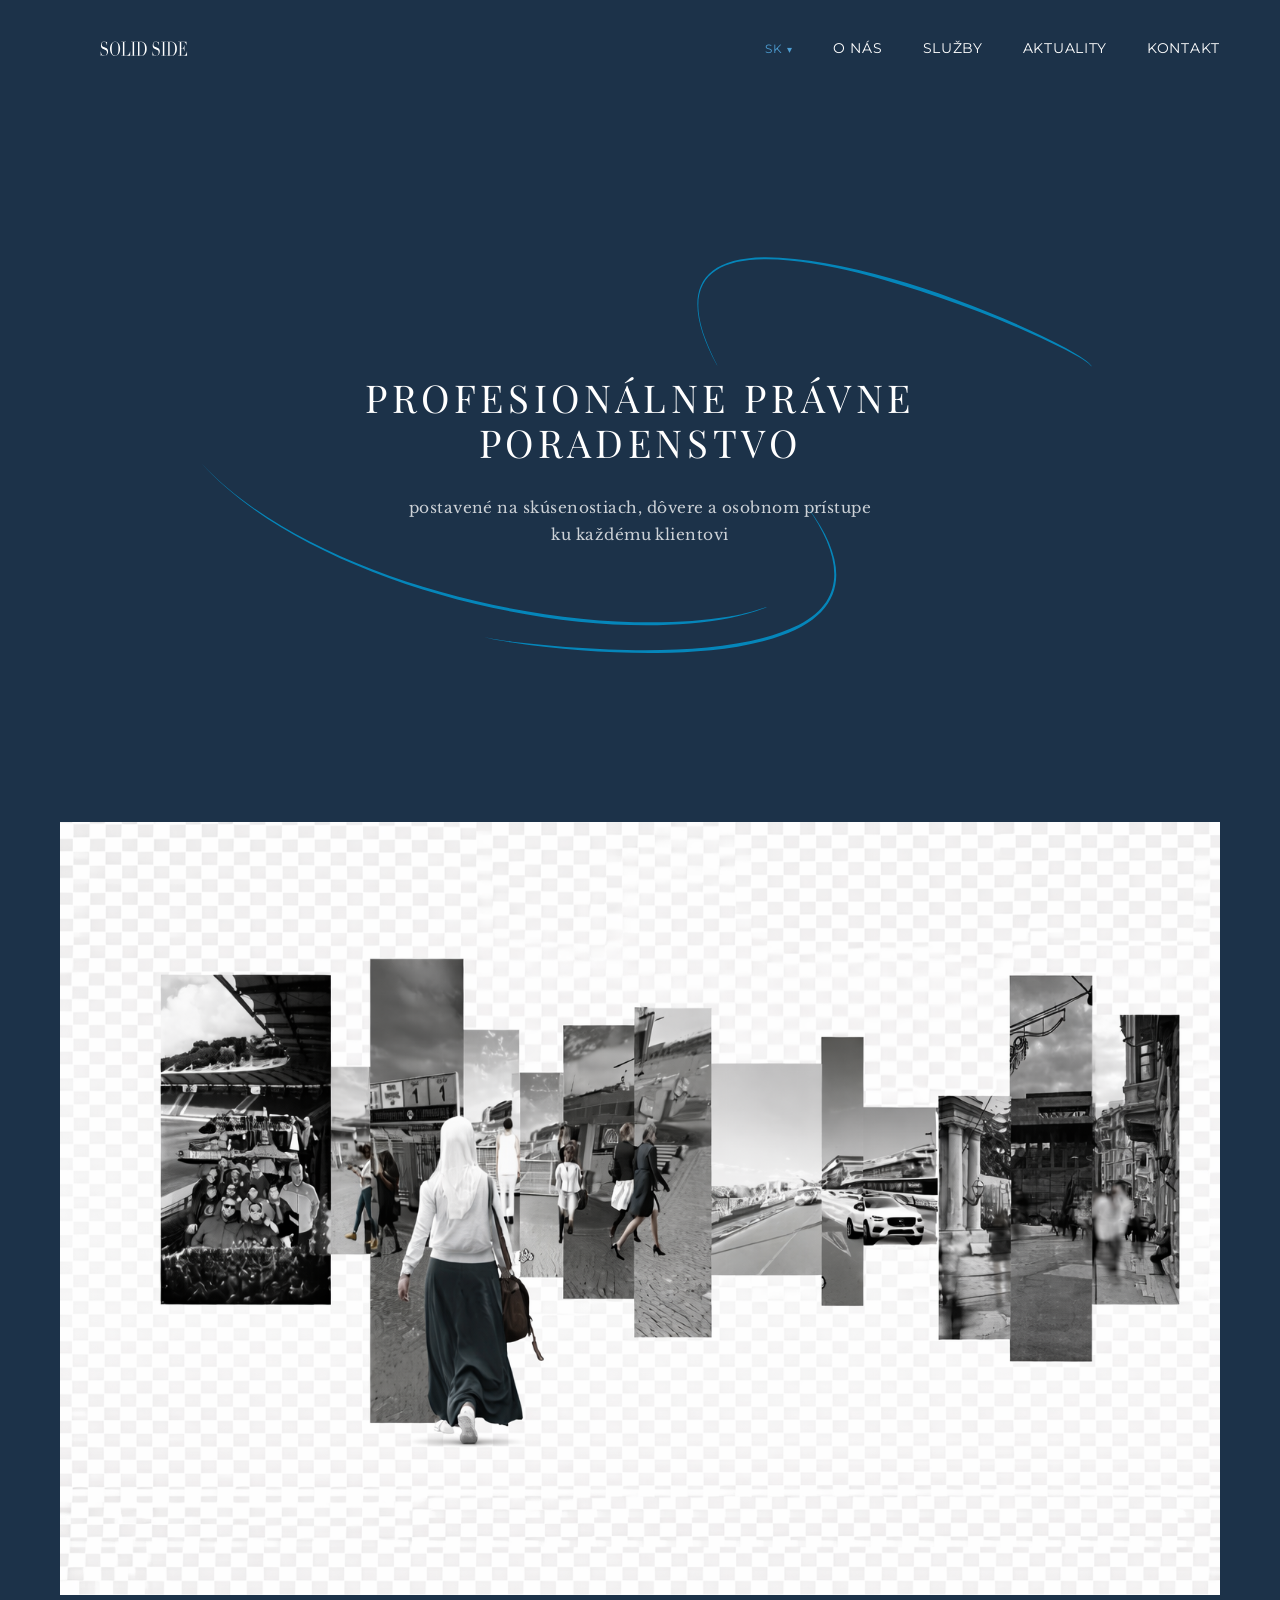
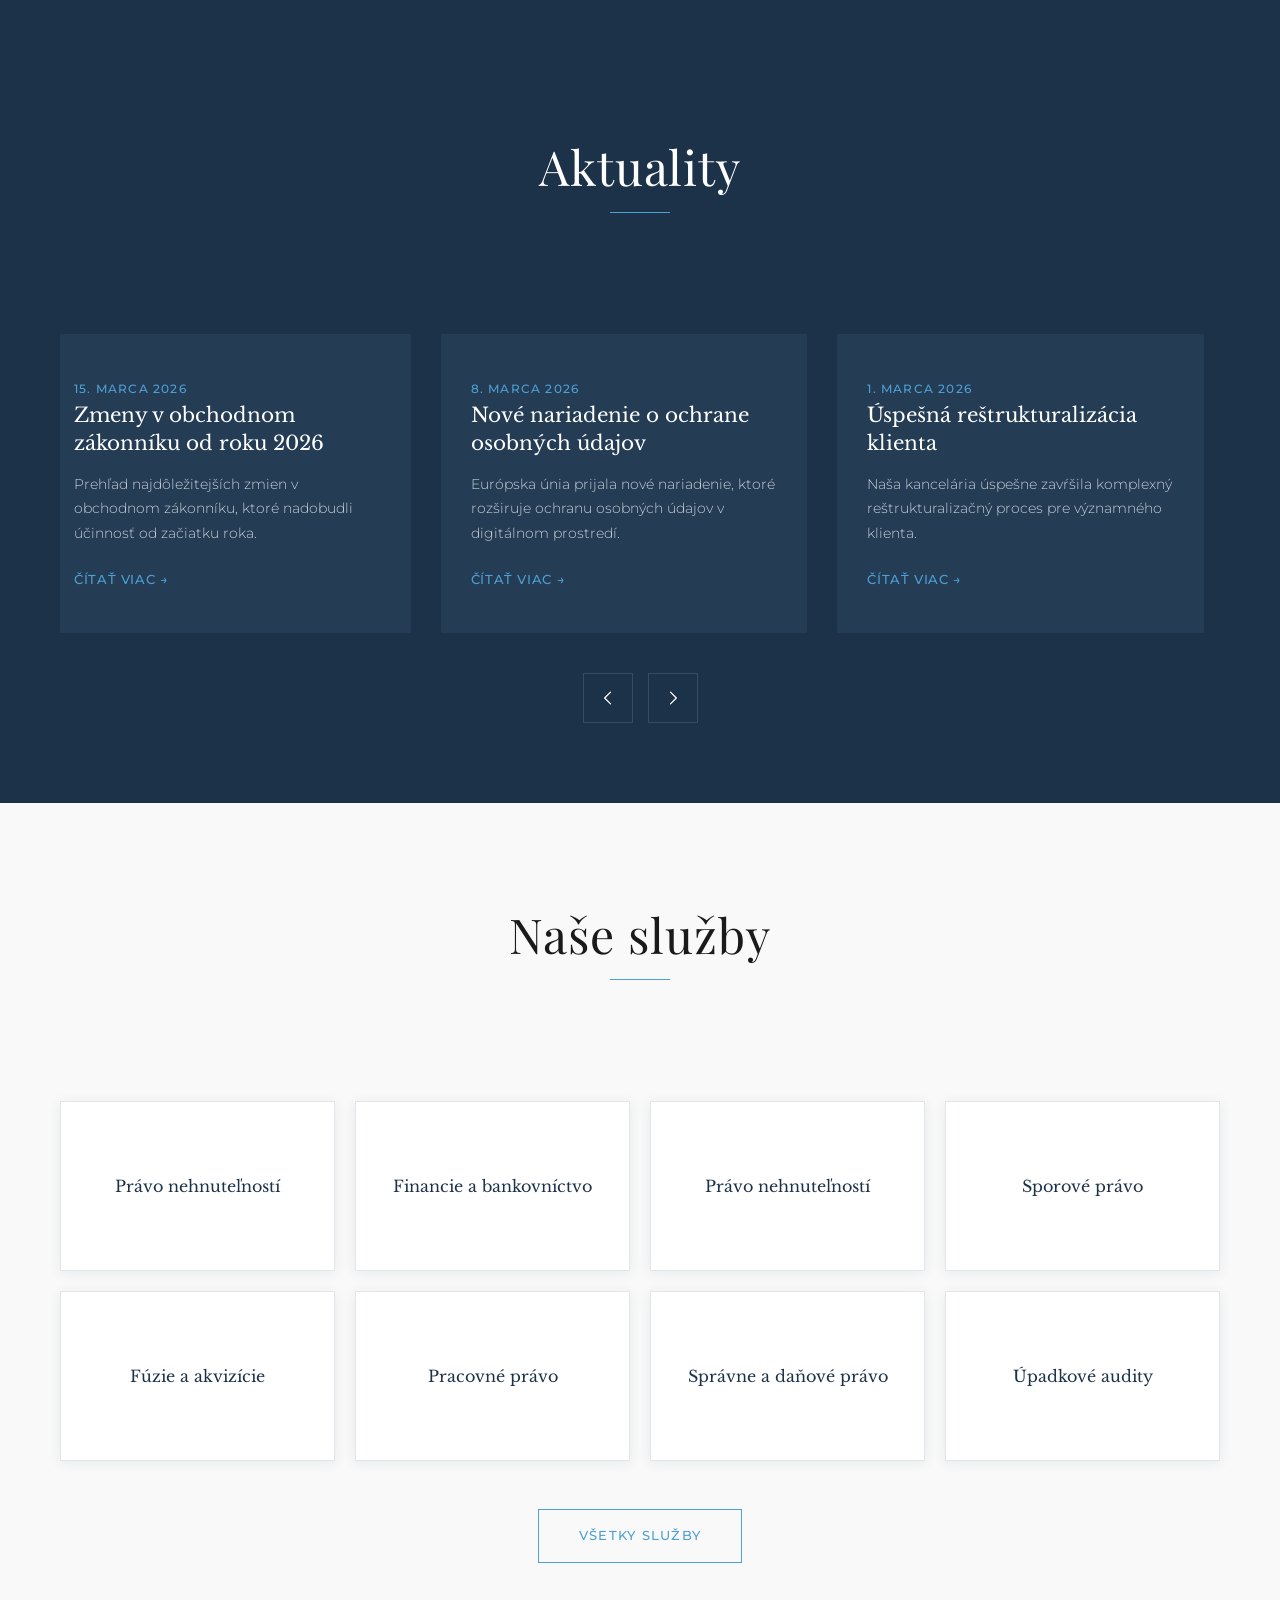
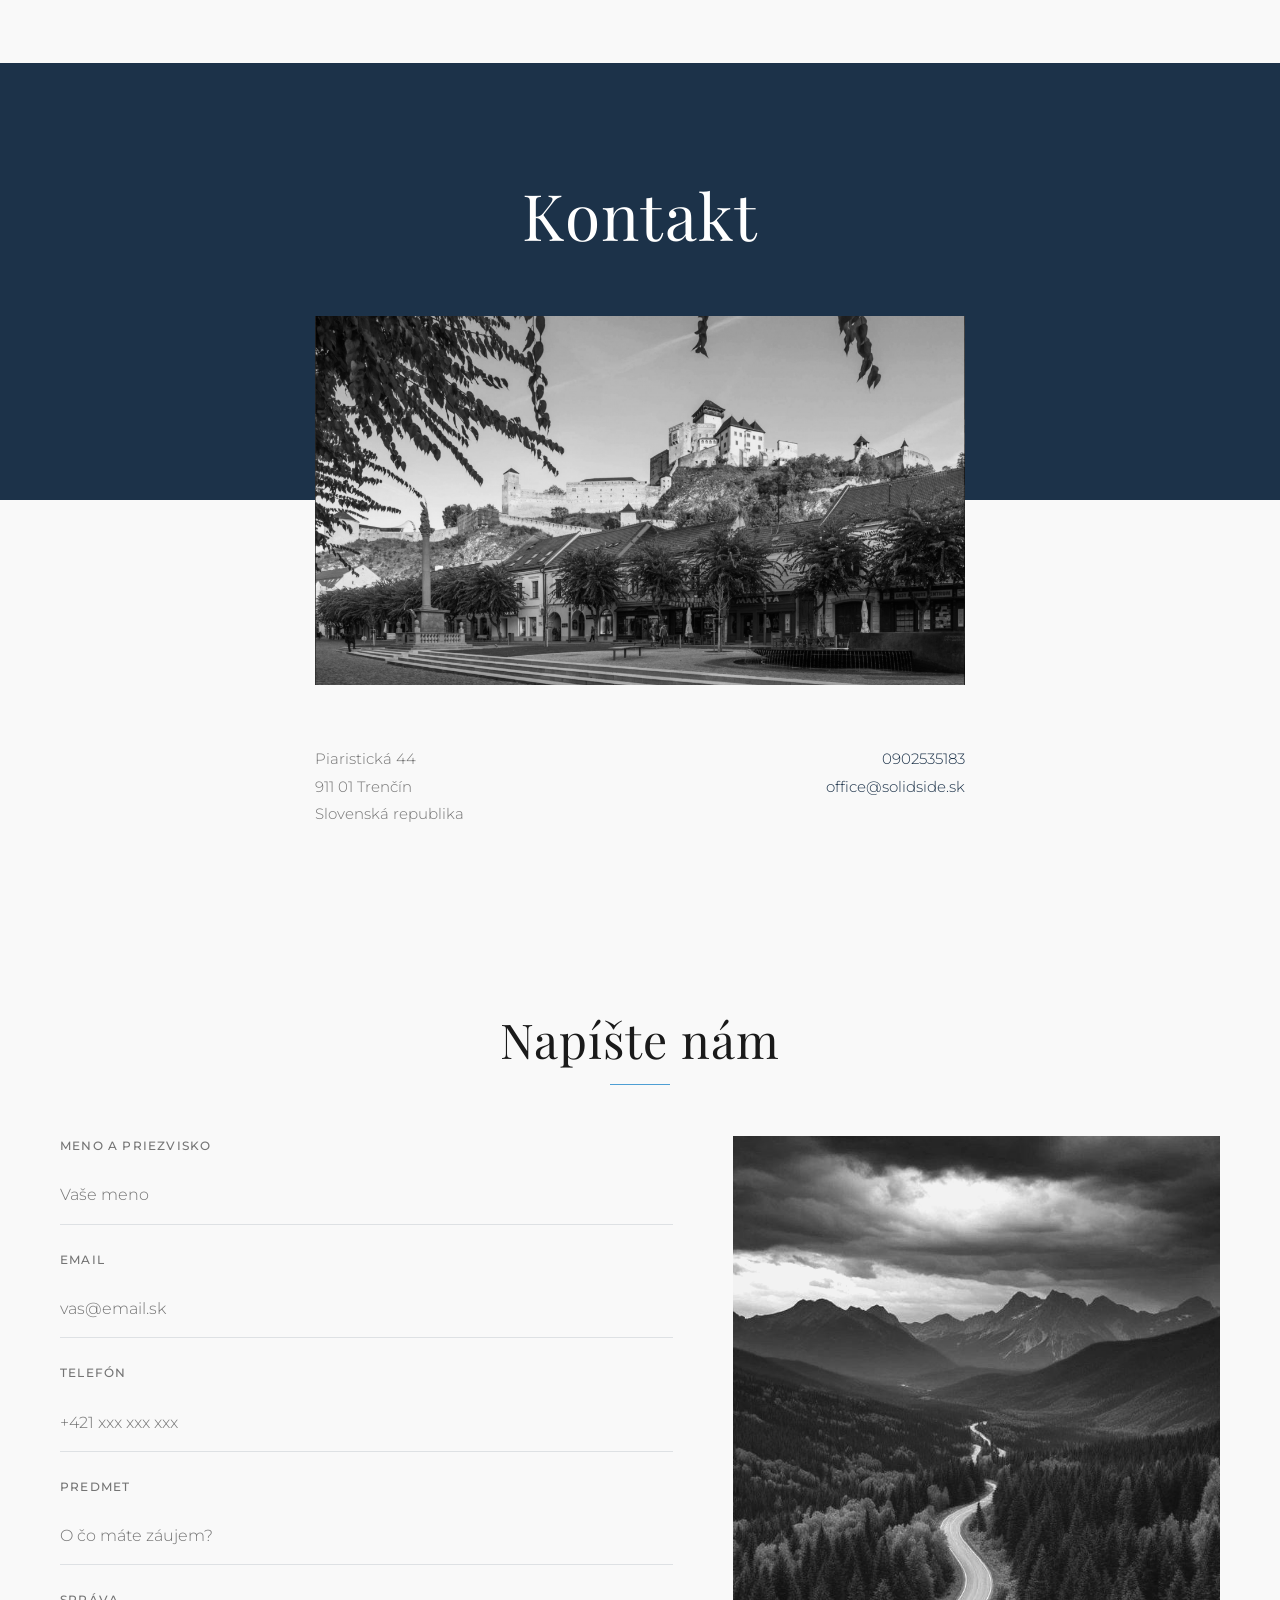
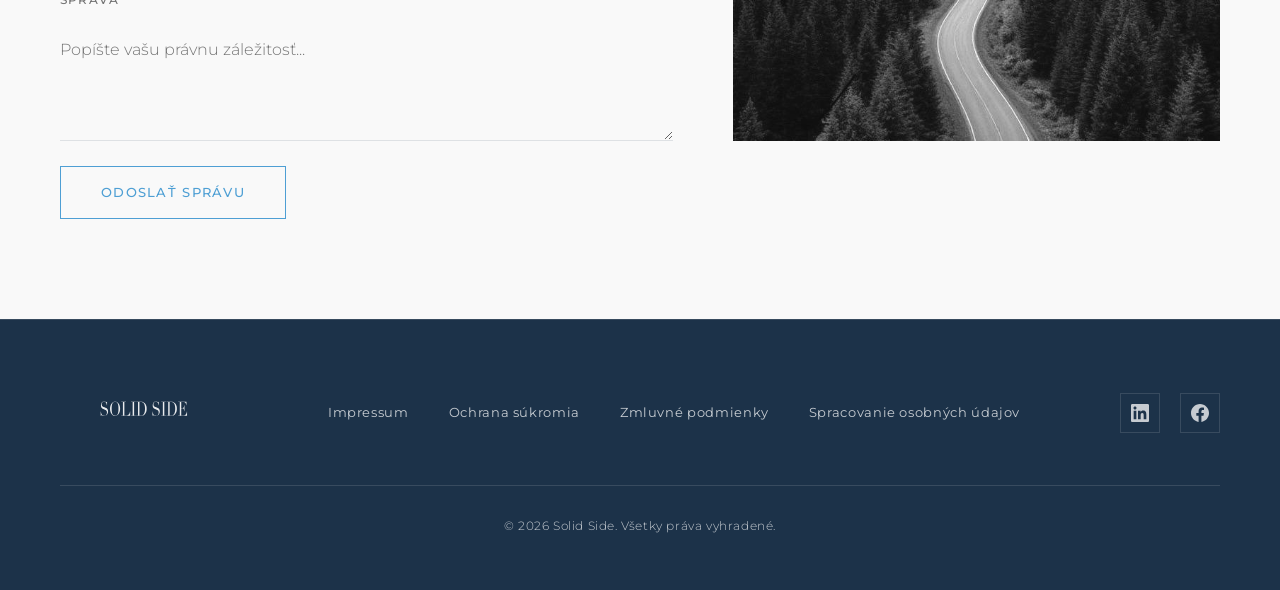
<file: index.html>
<!DOCTYPE html>
<html lang="sk">
<head>
    <meta charset="UTF-8">
    <meta name="viewport" content="width=device-width, initial-scale=1.0">
    <meta name="description" content="Solid Side - Advokátska kancelária. Profesionálne právne služby pre firemných a súkromných klientov." data-i18n-content="index_meta_description">
    <meta name="keywords" content="advokát, právnik, advokátska kancelária, právne služby, Solid Side">
    <title data-i18n="index_title">Solid Side | Advokátska kancelária</title>
    
    <!-- Fonts -->
    <link rel="preconnect" href="https://fonts.googleapis.com">
    <link rel="preconnect" href="https://fonts.gstatic.com" crossorigin>
    <link href="https://fonts.googleapis.com/css2?family=Playfair+Display:wght@400;500;600;700&family=Libre+Baskerville:wght@400;700&family=Montserrat:wght@300;400;500;600&display=swap" rel="stylesheet">
    
    <!-- Styles -->
    <link rel="stylesheet" href="css/styles.css">
    
    <!-- Favicon -->
    <link rel="icon" type="image/svg+xml" href="images/favicon2.svg">
</head>
<body>

    <!-- Intro Screen -->
    <div class="loading-screen" id="loadingScreen">
        <img src="images/logo1.svg" alt="Solid Side" class="loading-logo">
    </div>

    <!-- Header -->
    <header class="header">
        <div class="container">
            <a href="index.html" class="logo">
                <img src="images/Logo2.svg" alt="Solid Side">
            </a>
            
            <button class="menu-toggle" aria-label="Menu" data-i18n-aria-label="common_menu">
                <span></span>
                <span></span>
                <span></span>
            </button>
            
            <nav class="nav">
                <ul class="nav-list">
                    <li class="nav-item language-dropdown">
                        <span class="language-dropdown-toggle">SK <span class="lang-arrow">▾</span></span>
                        <div class="language-dropdown-menu">
                            <a href="#" class="language-option active-lang" data-lang="sk">SK</a>
                            <a href="#" class="language-option" data-lang="en">EN</a>
                            <a href="#" class="language-option" data-lang="cz">CZ</a>
                            <a href="#" class="language-option" data-lang="ua">UA</a>
                        </div>
                    </li>
                    <li><a href="o-nas.html" class="nav-link" data-i18n="common_nav_about">O nás</a></li>
                    <li><a href="sluzby.html" class="nav-link" data-i18n="common_nav_services">Služby</a></li>
                    <li><a href="aktuality.html" class="nav-link" data-i18n="common_nav_news">Aktuality</a></li>
                    <li><a href="kontakt.html" class="nav-link" data-i18n="common_nav_contact">Kontakt</a></li>
                </ul>
            </nav>
        </div>
    </header>

    <!-- Main Content -->
    <main>
        <!-- Hero Section -->
        <section class="hero section--dark home-hero">
            <div class="home-hero__content">
                <h1 class="home-hero__title" data-i18n="index_hero_title">PROFESIONÁLNE PRÁVNE PORADENSTVO</h1>
                <p class="home-hero__subtitle" data-i18n="index_hero_subtitle">postavené na skúsenostiach, dôvere a osobnom prístupe ku každému klientovi</p>
            </div>
        </section>

        <!-- Panorama Section -->
        <section class="panorama-section">
            <div class="panorama-wrapper">
                <img src="images/panorama.png" alt="Panorama" class="panorama-image" data-i18n-alt="common_panorama_alt">
            </div>
        </section>

        <!-- News Slider Section -->
        <section class="news-slider-section">
            <div class="container">
                <div class="section-title">
                    <h2 data-i18n="index_news_section_title">Aktuality</h2>
                </div>
                
                <div class="news-slider-wrapper">
                    <div class="news-slider">
                        <!-- News Card 1 -->
                        <article class="news-card">
                            <span class="news-card-date" data-i18n="date_2026_03_15">15. marca 2026</span>
                            <h3 class="news-card-title" data-i18n="article_business_code_title">Zmeny v obchodnom zákonníku od roku 2026</h3>
                            <p class="news-card-excerpt" data-i18n="article_business_code_excerpt_short">Prehľad najdôležitejších zmien v obchodnom zákonníku, ktoré nadobudli účinnosť od začiatku roka.</p>
                            <a href="aktuality.html" class="news-card-link" data-i18n="common_read_more">Čítať viac →</a>
                        </article>
                        
                        <!-- News Card 2 -->
                        <article class="news-card">
                            <span class="news-card-date" data-i18n="date_2026_03_08">8. marca 2026</span>
                            <h3 class="news-card-title" data-i18n="article_privacy_reg_title">Nové nariadenie o ochrane osobných údajov</h3>
                            <p class="news-card-excerpt" data-i18n="article_privacy_reg_excerpt_short">Európska únia prijala nové nariadenie, ktoré rozširuje ochranu osobných údajov v digitálnom prostredí.</p>
                            <a href="aktuality.html" class="news-card-link" data-i18n="common_read_more">Čítať viac →</a>
                        </article>
                        
                        <!-- News Card 3 -->
                        <article class="news-card">
                            <span class="news-card-date" data-i18n="date_2026_03_01">1. marca 2026</span>
                            <h3 class="news-card-title" data-i18n="article_restructuring_title">Úspešná reštrukturalizácia klienta</h3>
                            <p class="news-card-excerpt" data-i18n="article_restructuring_excerpt_short">Naša kancelária úspešne zavŕšila komplexný reštrukturalizačný proces pre významného klienta.</p>
                            <a href="aktuality.html" class="news-card-link" data-i18n="common_read_more">Čítať viac →</a>
                        </article>
                        
                        <!-- News Card 4 -->
                        <article class="news-card">
                            <span class="news-card-date" data-i18n="date_2026_02_22">22. februára 2026</span>
                            <h3 class="news-card-title" data-i18n="index_news_4_title">Konferencia o firemnom práve</h3>
                            <p class="news-card-excerpt" data-i18n="index_news_4_excerpt">Zúčastnili sme sa medzinárodnej konferencie zameranej na aktuálne trendy v korporátnom práve.</p>
                            <a href="aktuality.html" class="news-card-link" data-i18n="common_read_more">Čítať viac →</a>
                        </article>
                        
                        <!-- News Card 5 -->
                        <article class="news-card">
                            <span class="news-card-date" data-i18n="date_2026_02_15">15. februára 2026</span>
                            <h3 class="news-card-title" data-i18n="index_news_5_title">Rozšírenie právnych služieb</h3>
                            <p class="news-card-excerpt" data-i18n="index_news_5_excerpt">S potešením oznamujeme rozšírenie našich služieb o špecializované poradenstvo v oblasti IT práva.</p>
                            <a href="aktuality.html" class="news-card-link" data-i18n="common_read_more">Čítať viac →</a>
                        </article>
                    </div>
                </div>
                
                <div class="slider-controls">
                    <button class="slider-btn slider-prev" aria-label="Predchádzajúci" data-i18n-aria-label="common_slider_prev">
                        <svg xmlns="http://www.w3.org/2000/svg" fill="none" viewBox="0 0 24 24" stroke="currentColor">
                            <path stroke-linecap="round" stroke-linejoin="round" stroke-width="1.5" d="M15 19l-7-7 7-7" />
                        </svg>
                    </button>
                    <button class="slider-btn slider-next" aria-label="Nasledujúci" data-i18n-aria-label="common_slider_next">
                        <svg xmlns="http://www.w3.org/2000/svg" fill="none" viewBox="0 0 24 24" stroke="currentColor">
                            <path stroke-linecap="round" stroke-linejoin="round" stroke-width="1.5" d="M9 5l7 7-7 7" />
                        </svg>
                    </button>
                </div>
            </div>
        </section>

        <!-- Services Section -->
        <section class="services-section">
            <div class="container">
                <div class="section-title">
                    <h2 data-i18n="index_services_title">Naše služby</h2>
                </div>
                
                <div class="services-grid-home">
                    <!-- Row 1 -->
                    <div class="service-card-home">
                        <h4 data-i18n="service_real_estate">Právo nehnuteľností</h4>
                    </div>
                    <div class="service-card-home">
                        <h4 data-i18n="service_finance_banking">Financie a bankovníctvo</h4>
                    </div>
                    <div class="service-card-home">
                        <h4 data-i18n="service_real_estate">Právo nehnuteľností</h4>
                    </div>
                    <div class="service-card-home">
                        <h4 data-i18n="service_litigation">Sporové právo</h4>
                    </div>
                    
                    <!-- Row 2 -->
                    <div class="service-card-home">
                        <h4 data-i18n="service_ma">Fúzie a akvizície</h4>
                    </div>
                    <div class="service-card-home">
                        <h4 data-i18n="service_employment">Pracovné právo</h4>
                    </div>
                    <div class="service-card-home">
                        <h4 data-i18n="service_admin_tax">Správne a daňové právo</h4>
                    </div>
                    <div class="service-card-home">
                        <h4 data-i18n="service_insolvency_audits">Úpadkové audity</h4>
                    </div>
                </div>
                
                <div class="text-center mt-3">
                    <a href="sluzby.html" class="btn btn-outline" data-i18n="index_all_services">Všetky služby</a>
                </div>
            </div>
        </section>

        <!-- Contact Hero -->
        <section class="contact-hero contact-hero--simple">
            <div class="container">
                <div class="contact-hero-content contact-hero-content--static">
                    <h1 data-i18n="common_contact_heading">Kontakt</h1>
                </div>
            </div>
        </section>
        
        <!-- Contact Image -->
        <section class="contact-image-section">
            <div class="contact-image-wrapper">
                <img src="images/trencin.jpeg" alt="Trenčín" class="contact-image" data-i18n-alt="common_city_alt">
            </div>
        </section>

        <!-- Contact Info Section -->
        <section class="contact-info-section">
            <div class="contact-info-container">
                <div class="contact-info">
                    <div class="contact-left">
                        <p data-i18n="common_address_index_html" data-i18n-html>
                            Piaristická 44<br>
                            911 01 Trenčín<br>
                            Slovenská republika
                        </p>
                    </div>
                    
                    <div class="contact-right">
                        <p>
                            <a href="tel:0902535183">0902535183</a><br>
                            <a href="mailto:office@solidside.sk">office@solidside.sk</a>
                        </p>
                    </div>
                </div>
            </div>
        </section>

        <!-- Contact Form Section -->
        <section class="contact-form-section contact-form-section--light">
            <div class="container">
                <div class="section-title" style="margin-bottom: 50px;">
                    <h2 data-i18n="common_contact_write_us">Napíšte nám</h2>
                </div>
                
                <form class="contact-form" action="https://formsubmit.co/office@solidside.sk" method="POST" data-form-endpoint="https://formsubmit.co/ajax/office@solidside.sk">
                    <input type="hidden" name="_subject" value="Nova sprava zo stranky Solid Side">
                    <input type="hidden" name="_captcha" value="false">
                    <input type="hidden" name="_template" value="table">
                    <div class="contact-form-row">
                        <div class="contact-form-fields">
                            <div class="form-group">
                                <label for="name" data-i18n="common_form_name_label">Meno a priezvisko</label>
                                <input type="text" id="name" name="name" placeholder="Vaše meno" data-i18n-placeholder="common_form_name_placeholder" required>
                            </div>
                            
                            <div class="form-group">
                                <label for="email" data-i18n="common_form_email_label">Email</label>
                                <input type="email" id="email" name="email" placeholder="vas@email.sk" data-i18n-placeholder="common_form_email_placeholder" required>
                            </div>
                            
                            <div class="form-group">
                                <label for="phone" data-i18n="common_form_phone_label">Telefón</label>
                                <input type="tel" id="phone" name="phone" placeholder="+421 xxx xxx xxx" data-i18n-placeholder="common_form_phone_placeholder">
                            </div>
                            
                            <div class="form-group">
                                <label for="subject" data-i18n="common_form_subject_label">Predmet</label>
                                <input type="text" id="subject" name="subject" placeholder="O čo máte záujem?" data-i18n-placeholder="common_form_subject_placeholder">
                            </div>
                            
                            <div class="form-group">
                                <label for="message" data-i18n="common_form_message_label">Správa</label>
                                <textarea id="message" name="message" placeholder="Popíšte vašu právnu záležitosť..." data-i18n-placeholder="common_form_message_placeholder" required></textarea>
                            </div>
                        </div>
                        
                        <div class="contact-form-image-wrapper">
                            <img src="images/formularfoto.jpeg" alt="Kontakt" class="contact-form-image image-contact" data-i18n-alt="common_contact_image_alt">
                        </div>
                    </div>
                    
                    <button type="submit" class="btn-submit" data-i18n="common_form_submit">Odoslať správu</button>
                </form>
            </div>
        </section>
    </main>

    <!-- Footer -->
    <footer class="footer">
        <div class="container">
            <div class="footer-content">
                <a href="index.html" class="footer-logo">
                    <img src="images/Logo2.svg" alt="Solid Side">
                </a>
                
                <div class="footer-links">
                    <a href="impressum.html" class="footer-link" data-i18n="common_footer_impressum">Impressum</a>
                    <a href="https://policies.google.com/privacy?hl=sk" class="footer-link" target="_blank" rel="noopener noreferrer" data-i18n="common_footer_privacy">Ochrana súkromia</a>
                    <a href="https://policies.google.com/terms?hl=sk" class="footer-link" target="_blank" rel="noopener noreferrer" data-i18n="common_footer_terms">Zmluvné podmienky</a>
                    <a href="#" class="footer-link" data-i18n="common_footer_processing">Spracovanie osobných údajov</a>
                </div>
                
                <div class="footer-social">
                    <a href="https://www.linkedin.com" target="_blank" rel="noopener noreferrer" class="social-link" aria-label="LinkedIn">
                        <svg xmlns="http://www.w3.org/2000/svg" fill="currentColor" viewBox="0 0 24 24">
                            <path d="M20.447 20.452h-3.554v-5.569c0-1.328-.027-3.037-1.852-3.037-1.853 0-2.136 1.445-2.136 2.939v5.667H9.351V9h3.414v1.561h.046c.477-.9 1.637-1.85 3.37-1.85 3.601 0 4.267 2.37 4.267 5.455v6.286zM5.337 7.433c-1.144 0-2.063-.926-2.063-2.065 0-1.138.92-2.063 2.063-2.063 1.14 0 2.064.925 2.064 2.063 0 1.139-.925 2.065-2.064 2.065zm1.782 13.019H3.555V9h3.564v11.452zM22.225 0H1.771C.792 0 0 .774 0 1.729v20.542C0 23.227.792 24 1.771 24h20.451C23.2 24 24 23.227 24 22.271V1.729C24 .774 23.2 0 22.222 0h.003z"/>
                        </svg>
                    </a>
                    <a href="https://www.facebook.com" target="_blank" rel="noopener noreferrer" class="social-link" aria-label="Facebook">
                        <svg xmlns="http://www.w3.org/2000/svg" fill="currentColor" viewBox="0 0 24 24">
                            <path d="M24 12.073c0-6.627-5.373-12-12-12s-12 5.373-12 12c0 5.99 4.388 10.954 10.125 11.854v-8.385H7.078v-3.47h3.047V9.43c0-3.007 1.792-4.669 4.533-4.669 1.312 0 2.686.235 2.686.235v2.953H15.83c-1.491 0-1.956.925-1.956 1.874v2.25h3.328l-.532 3.47h-2.796v8.385C19.612 23.027 24 18.062 24 12.073z"/>
                        </svg>
                    </a>
                </div>
            </div>
            
            <div class="footer-bottom">
                <p class="footer-copyright" data-i18n="common_footer_copyright">© 2026 Solid Side. Všetky práva vyhradené.</p>
            </div>
        </div>
    </footer>

    <!-- Scripts -->
    <script src="js/translations.js"></script>
    <script src="js/main.js"></script>
</body>
</html>
</file>
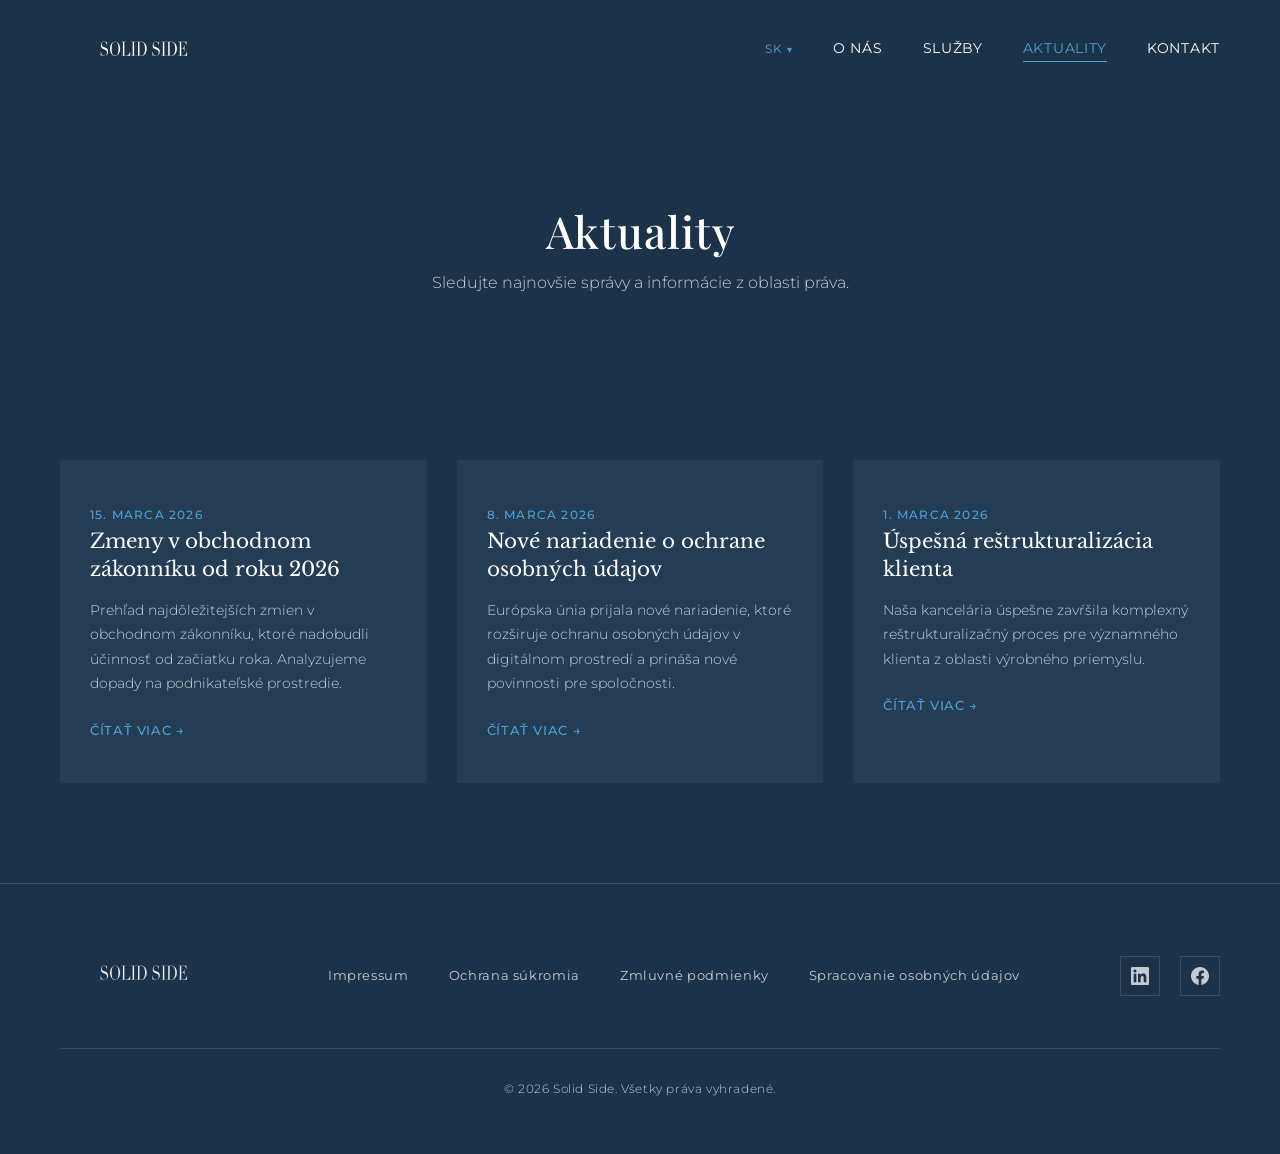
<file: aktuality.html>
<!DOCTYPE html>
<html lang="sk">
<head>
    <meta charset="UTF-8">
    <meta name="viewport" content="width=device-width, initial-scale=1.0">
    <meta name="description" content="Aktuality a novinky z advokátskej kancelárie Solid Side. Sledujte najnovšie informácie z oblasti práva." data-i18n-content="news_meta_description">
    <meta name="keywords" content="aktuality, novinky, právo, legislatíva, advokát, Solid Side">
    <title data-i18n="news_title">Aktuality | Solid Side</title>
    
    <!-- Fonts -->
    <link rel="preconnect" href="https://fonts.googleapis.com">
    <link rel="preconnect" href="https://fonts.gstatic.com" crossorigin>
    <link href="https://fonts.googleapis.com/css2?family=Playfair+Display:wght@400;500;600;700&family=Libre+Baskerville:wght@400;700&family=Montserrat:wght@300;400;500;600&display=swap" rel="stylesheet">
    
    <!-- Styles -->
    <link rel="stylesheet" href="css/styles.css">
    
    <!-- Favicon -->
    <link rel="icon" type="image/svg+xml" href="images/favicon2.svg">
</head>
<body>
    <!-- Header -->
    <header class="header">
        <div class="container">
            <a href="index.html" class="logo">
                <img src="images/Logo2.svg" alt="Solid Side">
            </a>
            
            <button class="menu-toggle" aria-label="Menu" data-i18n-aria-label="common_menu">
                <span></span>
                <span></span>
                <span></span>
            </button>
            
            <nav class="nav">
                <ul class="nav-list">
                    <li class="nav-item language-dropdown">
                        <span class="language-dropdown-toggle">SK <span class="lang-arrow">▾</span></span>
                        <div class="language-dropdown-menu">
                            <a href="#" class="language-option active-lang" data-lang="sk">SK</a>
                            <a href="#" class="language-option" data-lang="en">EN</a>
                            <a href="#" class="language-option" data-lang="cz">CZ</a>
                            <a href="#" class="language-option" data-lang="ua">UA</a>
                        </div>
                    </li>
                    <li><a href="o-nas.html" class="nav-link" data-i18n="common_nav_about">O nás</a></li>
                    <li><a href="sluzby.html" class="nav-link" data-i18n="common_nav_services">Služby</a></li>
                    <li><a href="aktuality.html" class="nav-link active" data-i18n="common_nav_news">Aktuality</a></li>
                    <li><a href="kontakt.html" class="nav-link" data-i18n="common_nav_contact">Kontakt</a></li>
                </ul>
            </nav>
        </div>
    </header>

    <!-- Main Content -->
    <main>
        <!-- Hero Section -->
        <section class="hero section--dark">
            <div class="container">
                <div class="hero-content">
                    <h1 data-i18n="news_hero_title">Aktuality</h1>
                    <p data-i18n="news_hero_subtitle">Sledujte najnovšie správy a informácie z oblasti práva.</p>
                </div>
            </div>
        </section>

        <!-- News Grid Section -->
        <section class="news-page-section section--dark">
            <div class="container">
                <div class="news-grid">
                    <!-- Article 1 -->
                    <a href="clanok-obchodny-zakonnik.html" class="news-article-card">
                        <span class="news-article-date" data-i18n="date_2026_03_15">15. marca 2026</span>
                        <h3 class="news-article-title" data-i18n="article_business_code_title">Zmeny v obchodnom zákonníku od roku 2026</h3>
                        <p class="news-article-excerpt" data-i18n="article_business_code_excerpt_long">Prehľad najdôležitejších zmien v obchodnom zákonníku, ktoré nadobudli účinnosť od začiatku roka. Analyzujeme dopady na podnikateľské prostredie.</p>
                        <span class="news-article-link" data-i18n="common_read_more">Čítať viac →</span>
                    </a>
                    
                    <!-- Article 2 -->
                    <a href="clanok-ochrana-udajov.html" class="news-article-card">
                        <span class="news-article-date" data-i18n="date_2026_03_08">8. marca 2026</span>
                        <h3 class="news-article-title" data-i18n="article_privacy_reg_title">Nové nariadenie o ochrane osobných údajov</h3>
                        <p class="news-article-excerpt" data-i18n="article_privacy_reg_excerpt_long">Európska únia prijala nové nariadenie, ktoré rozširuje ochranu osobných údajov v digitálnom prostredí a prináša nové povinnosti pre spoločnosti.</p>
                        <span class="news-article-link" data-i18n="common_read_more">Čítať viac →</span>
                    </a>
                    
                    <!-- Article 3 -->
                    <a href="clanok-restrukturalizacia.html" class="news-article-card">
                        <span class="news-article-date" data-i18n="date_2026_03_01">1. marca 2026</span>
                        <h3 class="news-article-title" data-i18n="article_restructuring_title">Úspešná reštrukturalizácia klienta</h3>
                        <p class="news-article-excerpt" data-i18n="article_restructuring_excerpt_long">Naša kancelária úspešne zavŕšila komplexný reštrukturalizačný proces pre významného klienta z oblasti výrobného priemyslu.</p>
                        <span class="news-article-link" data-i18n="common_read_more">Čítať viac →</span>
                    </a>
                    
                </div>
            </div>
        </section>
    </main>

    <!-- Footer -->
    <footer class="footer">
        <div class="container">
            <div class="footer-content">
                <a href="index.html" class="footer-logo">
                    <img src="images/Logo2.svg" alt="Solid Side">
                </a>
                
                <div class="footer-links">
                    <a href="impressum.html" class="footer-link" data-i18n="common_footer_impressum">Impressum</a>
                    <a href="https://policies.google.com/privacy?hl=sk" class="footer-link" target="_blank" rel="noopener noreferrer" data-i18n="common_footer_privacy">Ochrana súkromia</a>
                    <a href="https://policies.google.com/terms?hl=sk" class="footer-link" target="_blank" rel="noopener noreferrer" data-i18n="common_footer_terms">Zmluvné podmienky</a>
                    <a href="#" class="footer-link" data-i18n="common_footer_processing">Spracovanie osobných údajov</a>
                </div>
                
                <div class="footer-social">
                    <a href="https://www.linkedin.com" target="_blank" rel="noopener noreferrer" class="social-link" aria-label="LinkedIn">
                        <svg xmlns="http://www.w3.org/2000/svg" fill="currentColor" viewBox="0 0 24 24">
                            <path d="M20.447 20.452h-3.554v-5.569c0-1.328-.027-3.037-1.852-3.037-1.853 0-2.136 1.445-2.136 2.939v5.667H9.351V9h3.414v1.561h.046c.477-.9 1.637-1.85 3.37-1.85 3.601 0 4.267 2.37 4.267 5.455v6.286zM5.337 7.433c-1.144 0-2.063-.926-2.063-2.065 0-1.138.92-2.063 2.063-2.063 1.14 0 2.064.925 2.064 2.063 0 1.139-.925 2.065-2.064 2.065zm1.782 13.019H3.555V9h3.564v11.452zM22.225 0H1.771C.792 0 0 .774 0 1.729v20.542C0 23.227.792 24 1.771 24h20.451C23.2 24 24 23.227 24 22.271V1.729C24 .774 23.2 0 22.222 0h.003z"/>
                        </svg>
                    </a>
                    <a href="https://www.facebook.com" target="_blank" rel="noopener noreferrer" class="social-link" aria-label="Facebook">
                        <svg xmlns="http://www.w3.org/2000/svg" fill="currentColor" viewBox="0 0 24 24">
                            <path d="M24 12.073c0-6.627-5.373-12-12-12s-12 5.373-12 12c0 5.99 4.388 10.954 10.125 11.854v-8.385H7.078v-3.47h3.047V9.43c0-3.007 1.792-4.669 4.533-4.669 1.312 0 2.686.235 2.686.235v2.953H15.83c-1.491 0-1.956.925-1.956 1.874v2.25h3.328l-.532 3.47h-2.796v8.385C19.612 23.027 24 18.062 24 12.073z"/>
                        </svg>
                    </a>
                </div>
            </div>
            
            <div class="footer-bottom">
                <p class="footer-copyright" data-i18n="common_footer_copyright">© 2026 Solid Side. Všetky práva vyhradené.</p>
            </div>
        </div>
    </footer>

    <!-- Scripts -->
    <script src="js/translations.js"></script>
    <script src="js/main.js"></script>
</body>
</html>
</file>
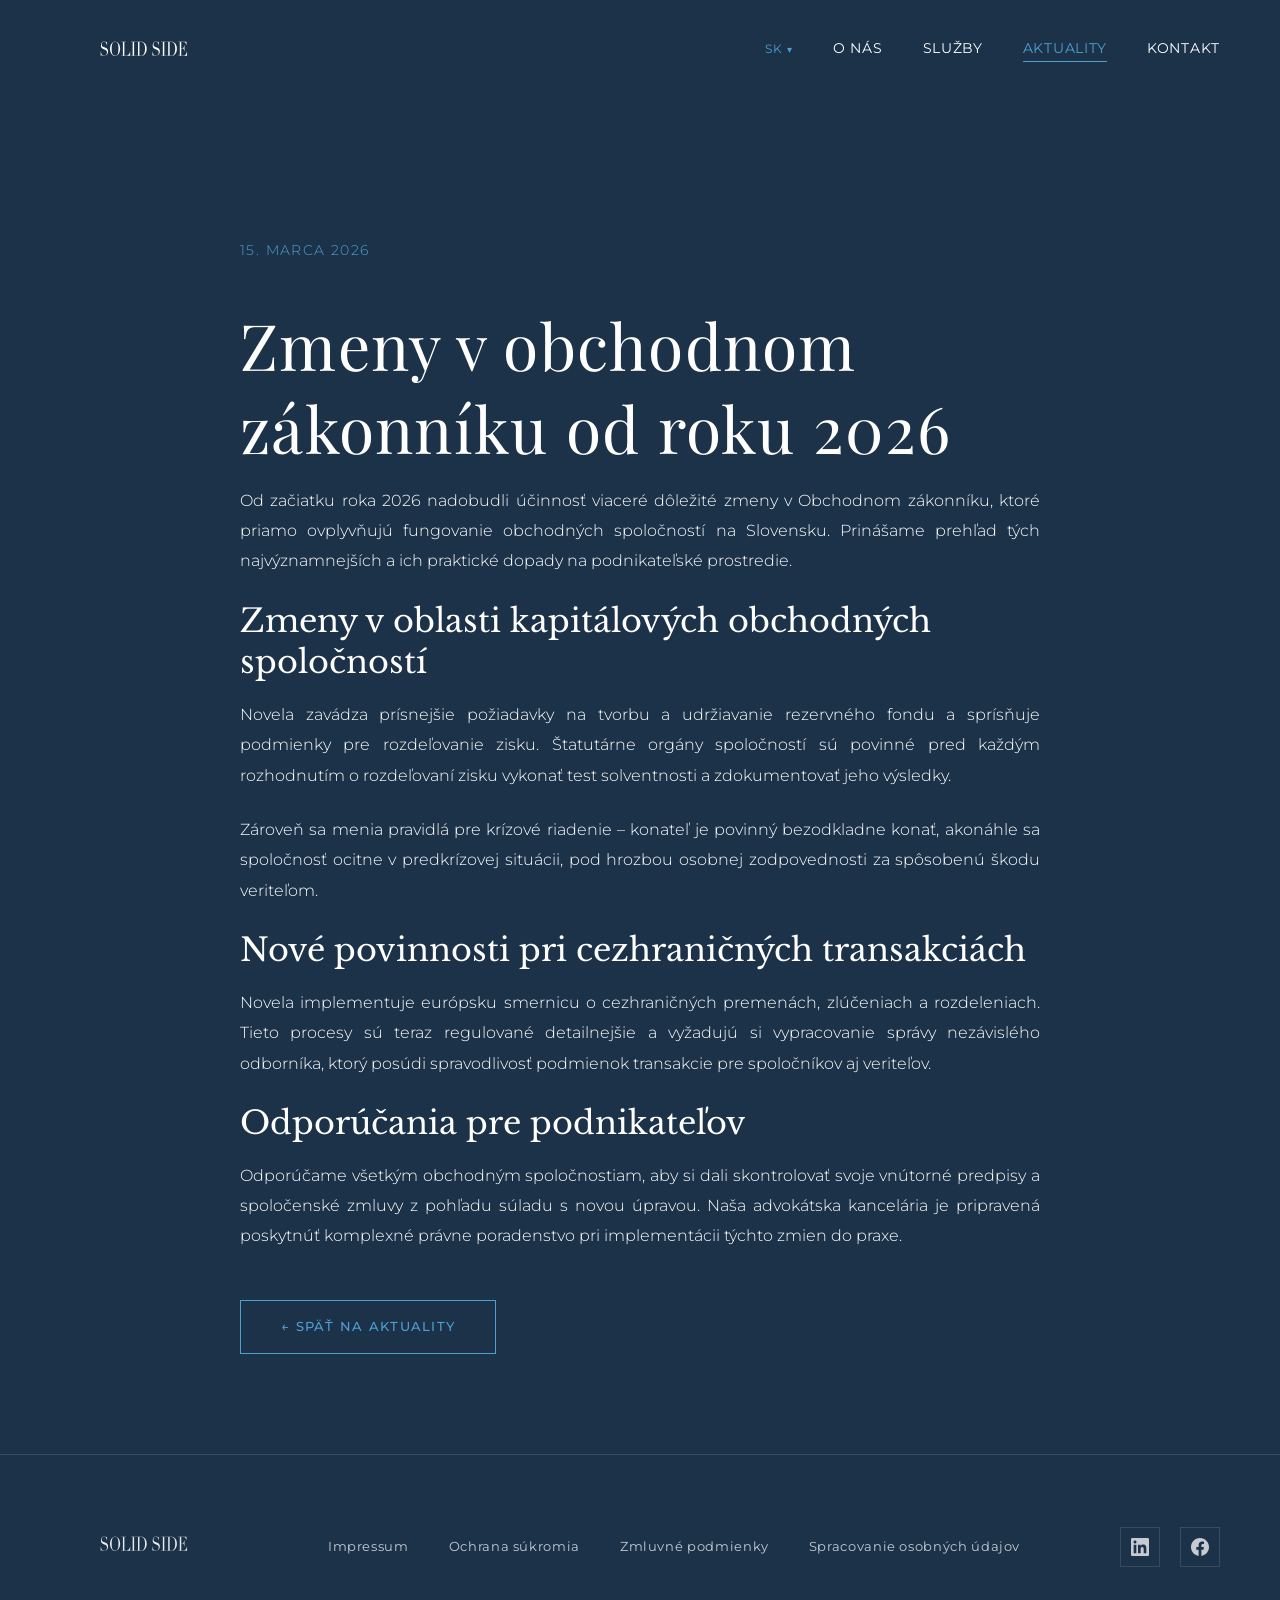
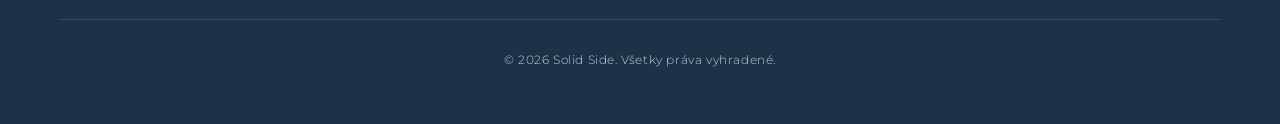
<file: clanok-obchodny-zakonnik.html>
<!DOCTYPE html>
<html lang="sk">
<head>
    <meta charset="UTF-8">
    <meta name="viewport" content="width=device-width, initial-scale=1.0">
    <meta name="description" content="Zmeny v obchodnom zákonníku od roku 2026 – prehľad najdôležitejších zmien a ich dopad na podnikateľské prostredie." data-i18n-content="article_business_code_meta_description">
    <title data-i18n="article_business_code_page_title">Zmeny v obchodnom zákonníku od roku 2026 | Solid Side</title>
    <link rel="preconnect" href="https://fonts.googleapis.com">
    <link rel="preconnect" href="https://fonts.gstatic.com" crossorigin>
    <link href="https://fonts.googleapis.com/css2?family=Playfair+Display:wght@400;500;600;700&family=Libre+Baskerville:wght@400;700&family=Montserrat:wght@300;400;500;600&display=swap" rel="stylesheet">
    <link rel="stylesheet" href="css/styles.css">
    <link rel="icon" type="image/svg+xml" href="images/favicon2.svg">
</head>
<body>
    <header class="header">
        <div class="container">
            <a href="index.html" class="logo">
                <img src="images/Logo2.svg" alt="Solid Side">
            </a>
            <button class="menu-toggle" aria-label="Menu" data-i18n-aria-label="common_menu">
                <span></span>
                <span></span>
                <span></span>
            </button>
            <nav class="nav">
                <ul class="nav-list">
                    <li class="nav-item language-dropdown">
                        <span class="language-dropdown-toggle">SK <span class="lang-arrow">▾</span></span>
                        <div class="language-dropdown-menu">
                            <a href="#" class="language-option active-lang" data-lang="sk">SK</a>
                            <a href="#" class="language-option" data-lang="en">EN</a>
                            <a href="#" class="language-option" data-lang="cz">CZ</a>
                            <a href="#" class="language-option" data-lang="ua">UA</a>
                        </div>
                    </li>
                    <li><a href="o-nas.html" class="nav-link" data-i18n="common_nav_about">O nás</a></li>
                    <li><a href="sluzby.html" class="nav-link" data-i18n="common_nav_services">Služby</a></li>
                    <li><a href="aktuality.html" class="nav-link active" data-i18n="common_nav_news">Aktuality</a></li>
                    <li><a href="kontakt.html" class="nav-link" data-i18n="common_nav_contact">Kontakt</a></li>
                </ul>
            </nav>
        </div>
    </header>

    <main>
        <section class="section section--dark" style="padding-top: 140px;">
            <div class="container">
                <div class="article-content">
                    <div class="article-meta">
                        <span class="date" data-i18n="date_2026_03_15">15. marca 2026</span>
                    </div>
                    <h1 data-i18n="article_business_code_title">Zmeny v obchodnom zákonníku od roku 2026</h1>

                    <p data-i18n="article_business_code_p1">Od začiatku roka 2026 nadobudli účinnosť viaceré dôležité zmeny v Obchodnom zákonníku, ktoré priamo ovplyvňujú fungovanie obchodných spoločností na Slovensku. Prinášame prehľad tých najvýznamnejších a ich praktické dopady na podnikateľské prostredie.</p>

                    <h3 data-i18n="article_business_code_h3_1">Zmeny v oblasti kapitálových obchodných spoločností</h3>

                    <p data-i18n="article_business_code_p2">Novela zavádza prísnejšie požiadavky na tvorbu a udržiavanie rezervného fondu a sprísňuje podmienky pre rozdeľovanie zisku. Štatutárne orgány spoločností sú povinné pred každým rozhodnutím o rozdeľovaní zisku vykonať test solventnosti a zdokumentovať jeho výsledky.</p>

                    <p data-i18n="article_business_code_p3">Zároveň sa menia pravidlá pre krízové riadenie – konateľ je povinný bezodkladne konať, akonáhle sa spoločnosť ocitne v predkrízovej situácii, pod hrozbou osobnej zodpovednosti za spôsobenú škodu veriteľom.</p>

                    <h3 data-i18n="article_business_code_h3_2">Nové povinnosti pri cezhraničných transakciách</h3>

                    <p data-i18n="article_business_code_p4">Novela implementuje európsku smernicu o cezhraničných premenách, zlúčeniach a rozdeleniach. Tieto procesy sú teraz regulované detailnejšie a vyžadujú si vypracovanie správy nezávislého odborníka, ktorý posúdi spravodlivosť podmienok transakcie pre spoločníkov aj veriteľov.</p>

                    <h3 data-i18n="article_business_code_h3_3">Odporúčania pre podnikateľov</h3>

                    <p data-i18n="article_business_code_p5">Odporúčame všetkým obchodným spoločnostiam, aby si dali skontrolovať svoje vnútorné predpisy a spoločenské zmluvy z pohľadu súladu s novou úpravou. Naša advokátska kancelária je pripravená poskytnúť komplexné právne poradenstvo pri implementácii týchto zmien do praxe.</p>

                    <div class="mt-3">
                        <a href="aktuality.html" class="btn btn-outline" data-i18n="common_back_to_news">← Späť na aktuality</a>
                    </div>
                </div>
            </div>
        </section>
    </main>

    <footer class="footer">
        <div class="container">
            <div class="footer-content">
                <a href="index.html" class="footer-logo">
                    <img src="images/Logo2.svg" alt="Solid Side">
                </a>
                <div class="footer-links">
                    <a href="impressum.html" class="footer-link" data-i18n="common_footer_impressum">Impressum</a>
                    <a href="https://policies.google.com/privacy?hl=sk" class="footer-link" target="_blank" rel="noopener noreferrer" data-i18n="common_footer_privacy">Ochrana súkromia</a>
                    <a href="https://policies.google.com/terms?hl=sk" class="footer-link" target="_blank" rel="noopener noreferrer" data-i18n="common_footer_terms">Zmluvné podmienky</a>
                    <a href="#" class="footer-link" data-i18n="common_footer_processing">Spracovanie osobných údajov</a>
                </div>
                <div class="footer-social">
                    <a href="https://www.linkedin.com" target="_blank" rel="noopener noreferrer" class="social-link" aria-label="LinkedIn">
                        <svg xmlns="http://www.w3.org/2000/svg" fill="currentColor" viewBox="0 0 24 24">
                            <path d="M20.447 20.452h-3.554v-5.569c0-1.328-.027-3.037-1.852-3.037-1.853 0-2.136 1.445-2.136 2.939v5.667H9.351V9h3.414v1.561h.046c.477-.9 1.637-1.85 3.37-1.85 3.601 0 4.267 2.37 4.267 5.455v6.286zM5.337 7.433c-1.144 0-2.063-.926-2.063-2.065 0-1.138.92-2.063 2.063-2.063 1.14 0 2.064.925 2.064 2.063 0 1.139-.925 2.065-2.064 2.065zm1.782 13.019H3.555V9h3.564v11.452zM22.225 0H1.771C.792 0 0 .774 0 1.729v20.542C0 23.227.792 24 1.771 24h20.451C23.2 24 24 23.227 24 22.271V1.729C24 .774 23.2 0 22.222 0h.003z"/>
                        </svg>
                    </a>
                    <a href="https://www.facebook.com" target="_blank" rel="noopener noreferrer" class="social-link" aria-label="Facebook">
                        <svg xmlns="http://www.w3.org/2000/svg" fill="currentColor" viewBox="0 0 24 24">
                            <path d="M24 12.073c0-6.627-5.373-12-12-12s-12 5.373-12 12c0 5.99 4.388 10.954 10.125 11.854v-8.385H7.078v-3.47h3.047V9.43c0-3.007 1.792-4.669 4.533-4.669 1.312 0 2.686.235 2.686.235v2.953H15.83c-1.491 0-1.956.925-1.956 1.874v2.25h3.328l-.532 3.47h-2.796v8.385C19.612 23.027 24 18.062 24 12.073z"/>
                        </svg>
                    </a>
                </div>
            </div>
            <div class="footer-bottom">
                <p class="footer-copyright" data-i18n="common_footer_copyright">© 2026 Solid Side. Všetky práva vyhradené.</p>
            </div>
        </div>
    </footer>
    <script src="js/translations.js"></script>
    <script src="js/main.js"></script>
</body>
</html>
</file>
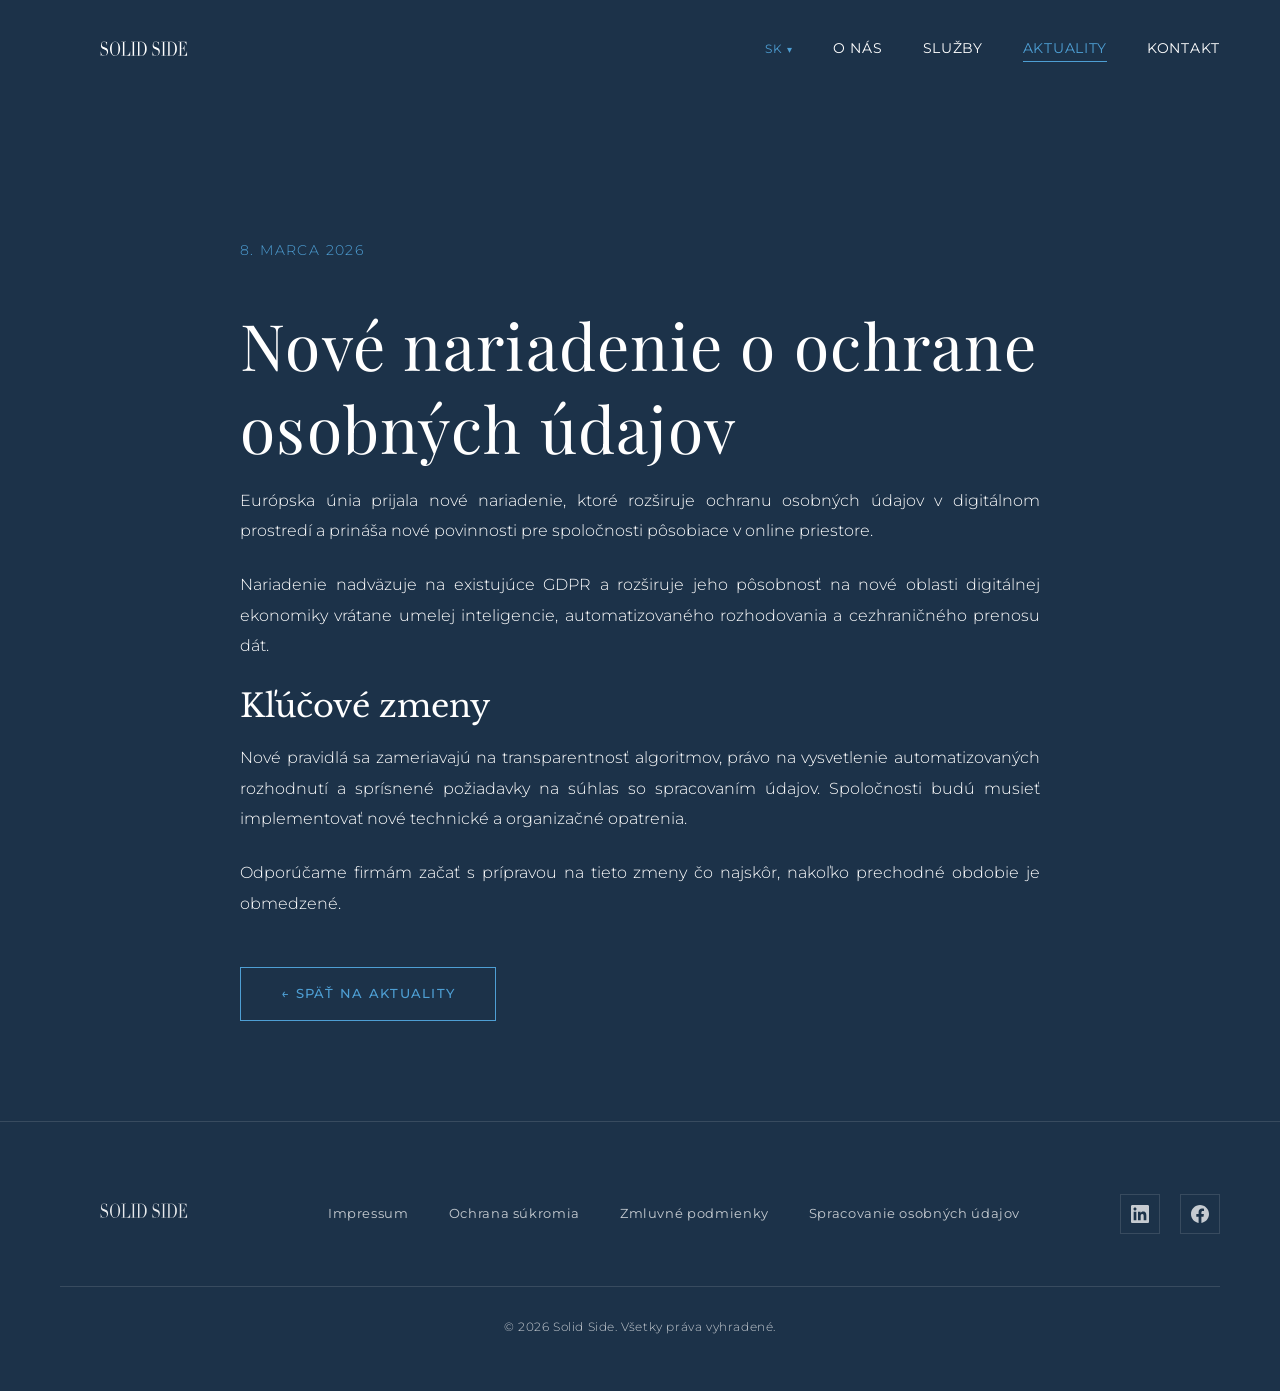
<file: clanok-ochrana-udajov.html>
<!DOCTYPE html>
<html lang="sk">
<head>
    <meta charset="UTF-8">
    <meta name="viewport" content="width=device-width, initial-scale=1.0">
    <meta name="description" content="Nové nariadenie o ochrane osobných údajov - analýza zmien v digitálnom prostredí." data-i18n-content="article_privacy_meta_description">
    <title data-i18n="article_privacy_page_title">Nové nariadenie o ochrane osobných údajov | Solid Side</title>
    <link rel="preconnect" href="https://fonts.googleapis.com">
    <link rel="preconnect" href="https://fonts.gstatic.com" crossorigin>
    <link href="https://fonts.googleapis.com/css2?family=Playfair+Display:wght@400;500;600;700&family=Libre+Baskerville:wght@400;700&family=Montserrat:wght@300;400;500;600&display=swap" rel="stylesheet">
    <link rel="stylesheet" href="css/styles.css">
    <link rel="icon" type="image/svg+xml" href="images/favicon2.svg">
</head>
<body>
    <header class="header">
        <div class="container">
            <a href="index.html" class="logo">
                <img src="images/Logo2.svg" alt="Solid Side">
            </a>
            <button class="menu-toggle" aria-label="Menu" data-i18n-aria-label="common_menu">
                <span></span>
                <span></span>
                <span></span>
            </button>
            <nav class="nav">
                <ul class="nav-list">
                    <li class="nav-item language-dropdown">
                        <span class="language-dropdown-toggle">SK <span class="lang-arrow">▾</span></span>
                        <div class="language-dropdown-menu">
                            <a href="#" class="language-option active-lang" data-lang="sk">SK</a>
                            <a href="#" class="language-option" data-lang="en">EN</a>
                            <a href="#" class="language-option" data-lang="cz">CZ</a>
                            <a href="#" class="language-option" data-lang="ua">UA</a>
                        </div>
                    </li>
                    <li><a href="o-nas.html" class="nav-link" data-i18n="common_nav_about">O nás</a></li>
                    <li><a href="sluzby.html" class="nav-link" data-i18n="common_nav_services">Služby</a></li>
                    <li><a href="aktuality.html" class="nav-link active" data-i18n="common_nav_news">Aktuality</a></li>
                    <li><a href="kontakt.html" class="nav-link" data-i18n="common_nav_contact">Kontakt</a></li>
                </ul>
            </nav>
        </div>
    </header>

    <main>
        <section class="section section--dark" style="padding-top: 140px;">
            <div class="container">
                <div class="article-content">
                    <div class="article-meta">
                        <span class="date" data-i18n="date_2026_03_08">8. marca 2026</span>
                    </div>
                    <h1 data-i18n="article_privacy_reg_title">Nové nariadenie o ochrane osobných údajov</h1>
                    
                    <p data-i18n="article_privacy_p1">Európska únia prijala nové nariadenie, ktoré rozširuje ochranu osobných údajov v digitálnom prostredí a prináša nové povinnosti pre spoločnosti pôsobiace v online priestore.</p>
                    
                    <p data-i18n="article_privacy_p2">Nariadenie nadväzuje na existujúce GDPR a rozširuje jeho pôsobnosť na nové oblasti digitálnej ekonomiky vrátane umelej inteligencie, automatizovaného rozhodovania a cezhraničného prenosu dát.</p>
                    
                    <h3 data-i18n="article_privacy_h3_1">Kľúčové zmeny</h3>
                    
                    <p data-i18n="article_privacy_p3">Nové pravidlá sa zameriavajú na transparentnosť algoritmov, právo na vysvetlenie automatizovaných rozhodnutí a sprísnené požiadavky na súhlas so spracovaním údajov. Spoločnosti budú musieť implementovať nové technické a organizačné opatrenia.</p>
                    
                    <p data-i18n="article_privacy_p4">Odporúčame firmám začať s prípravou na tieto zmeny čo najskôr, nakoľko prechodné obdobie je obmedzené.</p>
                    
                    <div class="mt-3">
                        <a href="aktuality.html" class="btn btn-outline" data-i18n="common_back_to_news">← Späť na aktuality</a>
                    </div>
                </div>
            </div>
        </section>
    </main>

    <footer class="footer">
        <div class="container">
            <div class="footer-content">
                <a href="index.html" class="footer-logo">
                    <img src="images/Logo2.svg" alt="Solid Side">
                </a>
                <div class="footer-links">
                    <a href="impressum.html" class="footer-link" data-i18n="common_footer_impressum">Impressum</a>
                    <a href="https://policies.google.com/privacy?hl=sk" class="footer-link" target="_blank" rel="noopener noreferrer" data-i18n="common_footer_privacy">Ochrana súkromia</a>
                    <a href="https://policies.google.com/terms?hl=sk" class="footer-link" target="_blank" rel="noopener noreferrer" data-i18n="common_footer_terms">Zmluvné podmienky</a>
                    <a href="#" class="footer-link" data-i18n="common_footer_processing">Spracovanie osobných údajov</a>
                </div>
                <div class="footer-social">
                    <a href="https://www.linkedin.com" target="_blank" rel="noopener noreferrer" class="social-link" aria-label="LinkedIn">
                        <svg xmlns="http://www.w3.org/2000/svg" fill="currentColor" viewBox="0 0 24 24">
                            <path d="M20.447 20.452h-3.554v-5.569c0-1.328-.027-3.037-1.852-3.037-1.853 0-2.136 1.445-2.136 2.939v5.667H9.351V9h3.414v1.561h.046c.477-.9 1.637-1.85 3.37-1.85 3.601 0 4.267 2.37 4.267 5.455v6.286zM5.337 7.433c-1.144 0-2.063-.926-2.063-2.065 0-1.138.92-2.063 2.063-2.063 1.14 0 2.064.925 2.064 2.063 0 1.139-.925 2.065-2.064 2.065zm1.782 13.019H3.555V9h3.564v11.452zM22.225 0H1.771C.792 0 0 .774 0 1.729v20.542C0 23.227.792 24 1.771 24h20.451C23.2 24 24 23.227 24 22.271V1.729C24 .774 23.2 0 22.222 0h.003z"/>
                        </svg>
                    </a>
                    <a href="https://www.facebook.com" target="_blank" rel="noopener noreferrer" class="social-link" aria-label="Facebook">
                        <svg xmlns="http://www.w3.org/2000/svg" fill="currentColor" viewBox="0 0 24 24">
                            <path d="M24 12.073c0-6.627-5.373-12-12-12s-12 5.373-12 12c0 5.99 4.388 10.954 10.125 11.854v-8.385H7.078v-3.47h3.047V9.43c0-3.007 1.792-4.669 4.533-4.669 1.312 0 2.686.235 2.686.235v2.953H15.83c-1.491 0-1.956.925-1.956 1.874v2.25h3.328l-.532 3.47h-2.796v8.385C19.612 23.027 24 18.062 24 12.073z"/>
                        </svg>
                    </a>
                </div>
            </div>
            <div class="footer-bottom">
                <p class="footer-copyright" data-i18n="common_footer_copyright">© 2026 Solid Side. Všetky práva vyhradené.</p>
            </div>
        </div>
    </footer>
    <script src="js/translations.js"></script>
    <script src="js/main.js"></script>
</body>
</html>
</file>
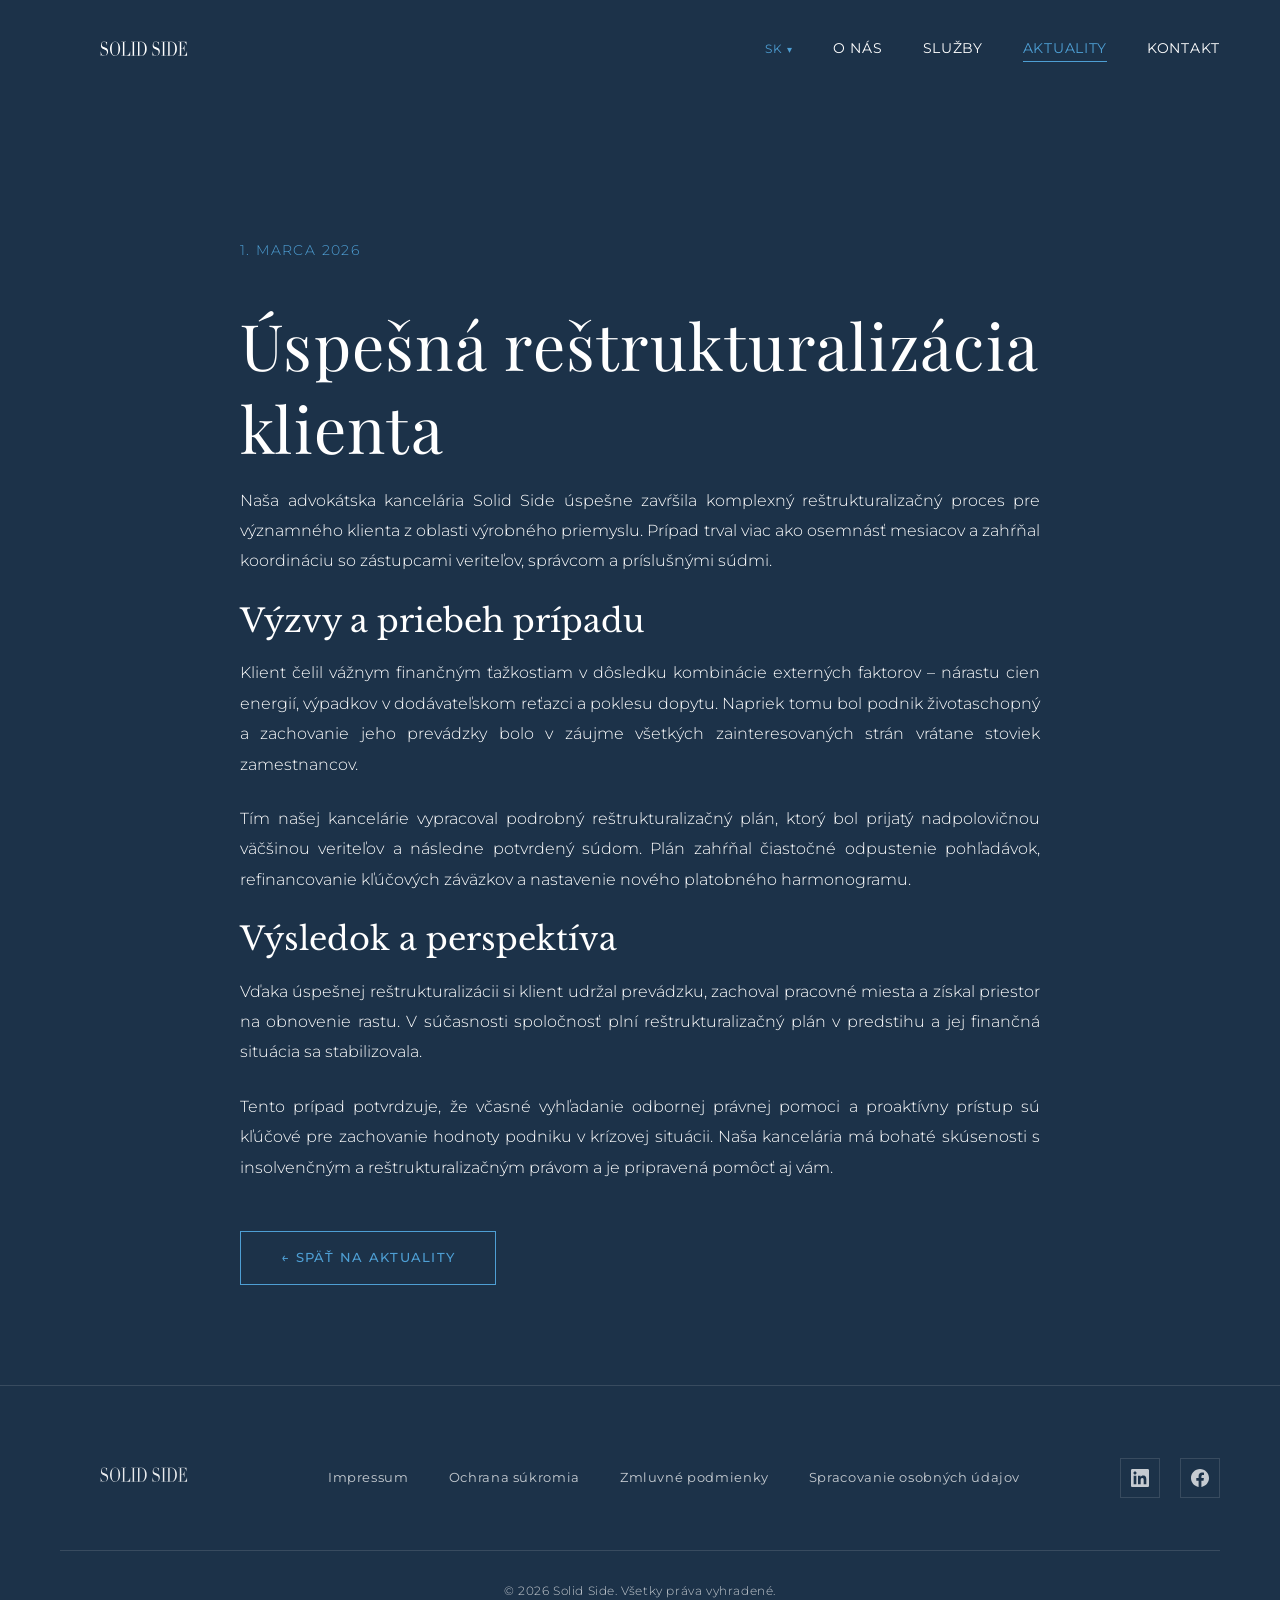
<file: clanok-restrukturalizacia.html>
<!DOCTYPE html>
<html lang="sk">
<head>
    <meta charset="UTF-8">
    <meta name="viewport" content="width=device-width, initial-scale=1.0">
    <meta name="description" content="Úspešná reštrukturalizácia klienta – ako naša kancelária zavŕšila komplexný proces pre klienta z výrobného priemyslu." data-i18n-content="article_restructuring_meta_description">
    <title data-i18n="article_restructuring_page_title">Úspešná reštrukturalizácia klienta | Solid Side</title>
    <link rel="preconnect" href="https://fonts.googleapis.com">
    <link rel="preconnect" href="https://fonts.gstatic.com" crossorigin>
    <link href="https://fonts.googleapis.com/css2?family=Playfair+Display:wght@400;500;600;700&family=Libre+Baskerville:wght@400;700&family=Montserrat:wght@300;400;500;600&display=swap" rel="stylesheet">
    <link rel="stylesheet" href="css/styles.css">
    <link rel="icon" type="image/svg+xml" href="images/favicon2.svg">
</head>
<body>
    <header class="header">
        <div class="container">
            <a href="index.html" class="logo">
                <img src="images/Logo2.svg" alt="Solid Side">
            </a>
            <button class="menu-toggle" aria-label="Menu" data-i18n-aria-label="common_menu">
                <span></span>
                <span></span>
                <span></span>
            </button>
            <nav class="nav">
                <ul class="nav-list">
                    <li class="nav-item language-dropdown">
                        <span class="language-dropdown-toggle">SK <span class="lang-arrow">▾</span></span>
                        <div class="language-dropdown-menu">
                            <a href="#" class="language-option active-lang" data-lang="sk">SK</a>
                            <a href="#" class="language-option" data-lang="en">EN</a>
                            <a href="#" class="language-option" data-lang="cz">CZ</a>
                            <a href="#" class="language-option" data-lang="ua">UA</a>
                        </div>
                    </li>
                    <li><a href="o-nas.html" class="nav-link" data-i18n="common_nav_about">O nás</a></li>
                    <li><a href="sluzby.html" class="nav-link" data-i18n="common_nav_services">Služby</a></li>
                    <li><a href="aktuality.html" class="nav-link active" data-i18n="common_nav_news">Aktuality</a></li>
                    <li><a href="kontakt.html" class="nav-link" data-i18n="common_nav_contact">Kontakt</a></li>
                </ul>
            </nav>
        </div>
    </header>

    <main>
        <section class="section section--dark" style="padding-top: 140px;">
            <div class="container">
                <div class="article-content">
                    <div class="article-meta">
                        <span class="date" data-i18n="date_2026_03_01">1. marca 2026</span>
                    </div>
                    <h1 data-i18n="article_restructuring_title">Úspešná reštrukturalizácia klienta</h1>

                    <p data-i18n="article_restructuring_p1">Naša advokátska kancelária Solid Side úspešne zavŕšila komplexný reštrukturalizačný proces pre významného klienta z oblasti výrobného priemyslu. Prípad trval viac ako osemnásť mesiacov a zahŕňal koordináciu so zástupcami veriteľov, správcom a príslušnými súdmi.</p>

                    <h3 data-i18n="article_restructuring_h3_1">Výzvy a priebeh prípadu</h3>

                    <p data-i18n="article_restructuring_p2">Klient čelil vážnym finančným ťažkostiam v dôsledku kombinácie externých faktorov – nárastu cien energií, výpadkov v dodávateľskom reťazci a poklesu dopytu. Napriek tomu bol podnik životaschopný a zachovanie jeho prevádzky bolo v záujme všetkých zainteresovaných strán vrátane stoviek zamestnancov.</p>

                    <p data-i18n="article_restructuring_p3">Tím našej kancelárie vypracoval podrobný reštrukturalizačný plán, ktorý bol prijatý nadpolovičnou väčšinou veriteľov a následne potvrdený súdom. Plán zahŕňal čiastočné odpustenie pohľadávok, refinancovanie kľúčových záväzkov a nastavenie nového platobného harmonogramu.</p>

                    <h3 data-i18n="article_restructuring_h3_2">Výsledok a perspektíva</h3>

                    <p data-i18n="article_restructuring_p4">Vďaka úspešnej reštrukturalizácii si klient udržal prevádzku, zachoval pracovné miesta a získal priestor na obnovenie rastu. V súčasnosti spoločnosť plní reštrukturalizačný plán v predstihu a jej finančná situácia sa stabilizovala.</p>

                    <p data-i18n="article_restructuring_p5">Tento prípad potvrdzuje, že včasné vyhľadanie odbornej právnej pomoci a proaktívny prístup sú kľúčové pre zachovanie hodnoty podniku v krízovej situácii. Naša kancelária má bohaté skúsenosti s insolvenčným a reštrukturalizačným právom a je pripravená pomôcť aj vám.</p>

                    <div class="mt-3">
                        <a href="aktuality.html" class="btn btn-outline" data-i18n="common_back_to_news">← Späť na aktuality</a>
                    </div>
                </div>
            </div>
        </section>
    </main>

    <footer class="footer">
        <div class="container">
            <div class="footer-content">
                <a href="index.html" class="footer-logo">
                    <img src="images/Logo2.svg" alt="Solid Side">
                </a>
                <div class="footer-links">
                    <a href="impressum.html" class="footer-link" data-i18n="common_footer_impressum">Impressum</a>
                    <a href="https://policies.google.com/privacy?hl=sk" class="footer-link" target="_blank" rel="noopener noreferrer" data-i18n="common_footer_privacy">Ochrana súkromia</a>
                    <a href="https://policies.google.com/terms?hl=sk" class="footer-link" target="_blank" rel="noopener noreferrer" data-i18n="common_footer_terms">Zmluvné podmienky</a>
                    <a href="#" class="footer-link" data-i18n="common_footer_processing">Spracovanie osobných údajov</a>
                </div>
                <div class="footer-social">
                    <a href="https://www.linkedin.com" target="_blank" rel="noopener noreferrer" class="social-link" aria-label="LinkedIn">
                        <svg xmlns="http://www.w3.org/2000/svg" fill="currentColor" viewBox="0 0 24 24">
                            <path d="M20.447 20.452h-3.554v-5.569c0-1.328-.027-3.037-1.852-3.037-1.853 0-2.136 1.445-2.136 2.939v5.667H9.351V9h3.414v1.561h.046c.477-.9 1.637-1.85 3.37-1.85 3.601 0 4.267 2.37 4.267 5.455v6.286zM5.337 7.433c-1.144 0-2.063-.926-2.063-2.065 0-1.138.92-2.063 2.063-2.063 1.14 0 2.064.925 2.064 2.063 0 1.139-.925 2.065-2.064 2.065zm1.782 13.019H3.555V9h3.564v11.452zM22.225 0H1.771C.792 0 0 .774 0 1.729v20.542C0 23.227.792 24 1.771 24h20.451C23.2 24 24 23.227 24 22.271V1.729C24 .774 23.2 0 22.222 0h.003z"/>
                        </svg>
                    </a>
                    <a href="https://www.facebook.com" target="_blank" rel="noopener noreferrer" class="social-link" aria-label="Facebook">
                        <svg xmlns="http://www.w3.org/2000/svg" fill="currentColor" viewBox="0 0 24 24">
                            <path d="M24 12.073c0-6.627-5.373-12-12-12s-12 5.373-12 12c0 5.99 4.388 10.954 10.125 11.854v-8.385H7.078v-3.47h3.047V9.43c0-3.007 1.792-4.669 4.533-4.669 1.312 0 2.686.235 2.686.235v2.953H15.83c-1.491 0-1.956.925-1.956 1.874v2.25h3.328l-.532 3.47h-2.796v8.385C19.612 23.027 24 18.062 24 12.073z"/>
                        </svg>
                    </a>
                </div>
            </div>
            <div class="footer-bottom">
                <p class="footer-copyright" data-i18n="common_footer_copyright">© 2026 Solid Side. Všetky práva vyhradené.</p>
            </div>
        </div>
    </footer>
    <script src="js/translations.js"></script>
    <script src="js/main.js"></script>
</body>
</html>
</file>
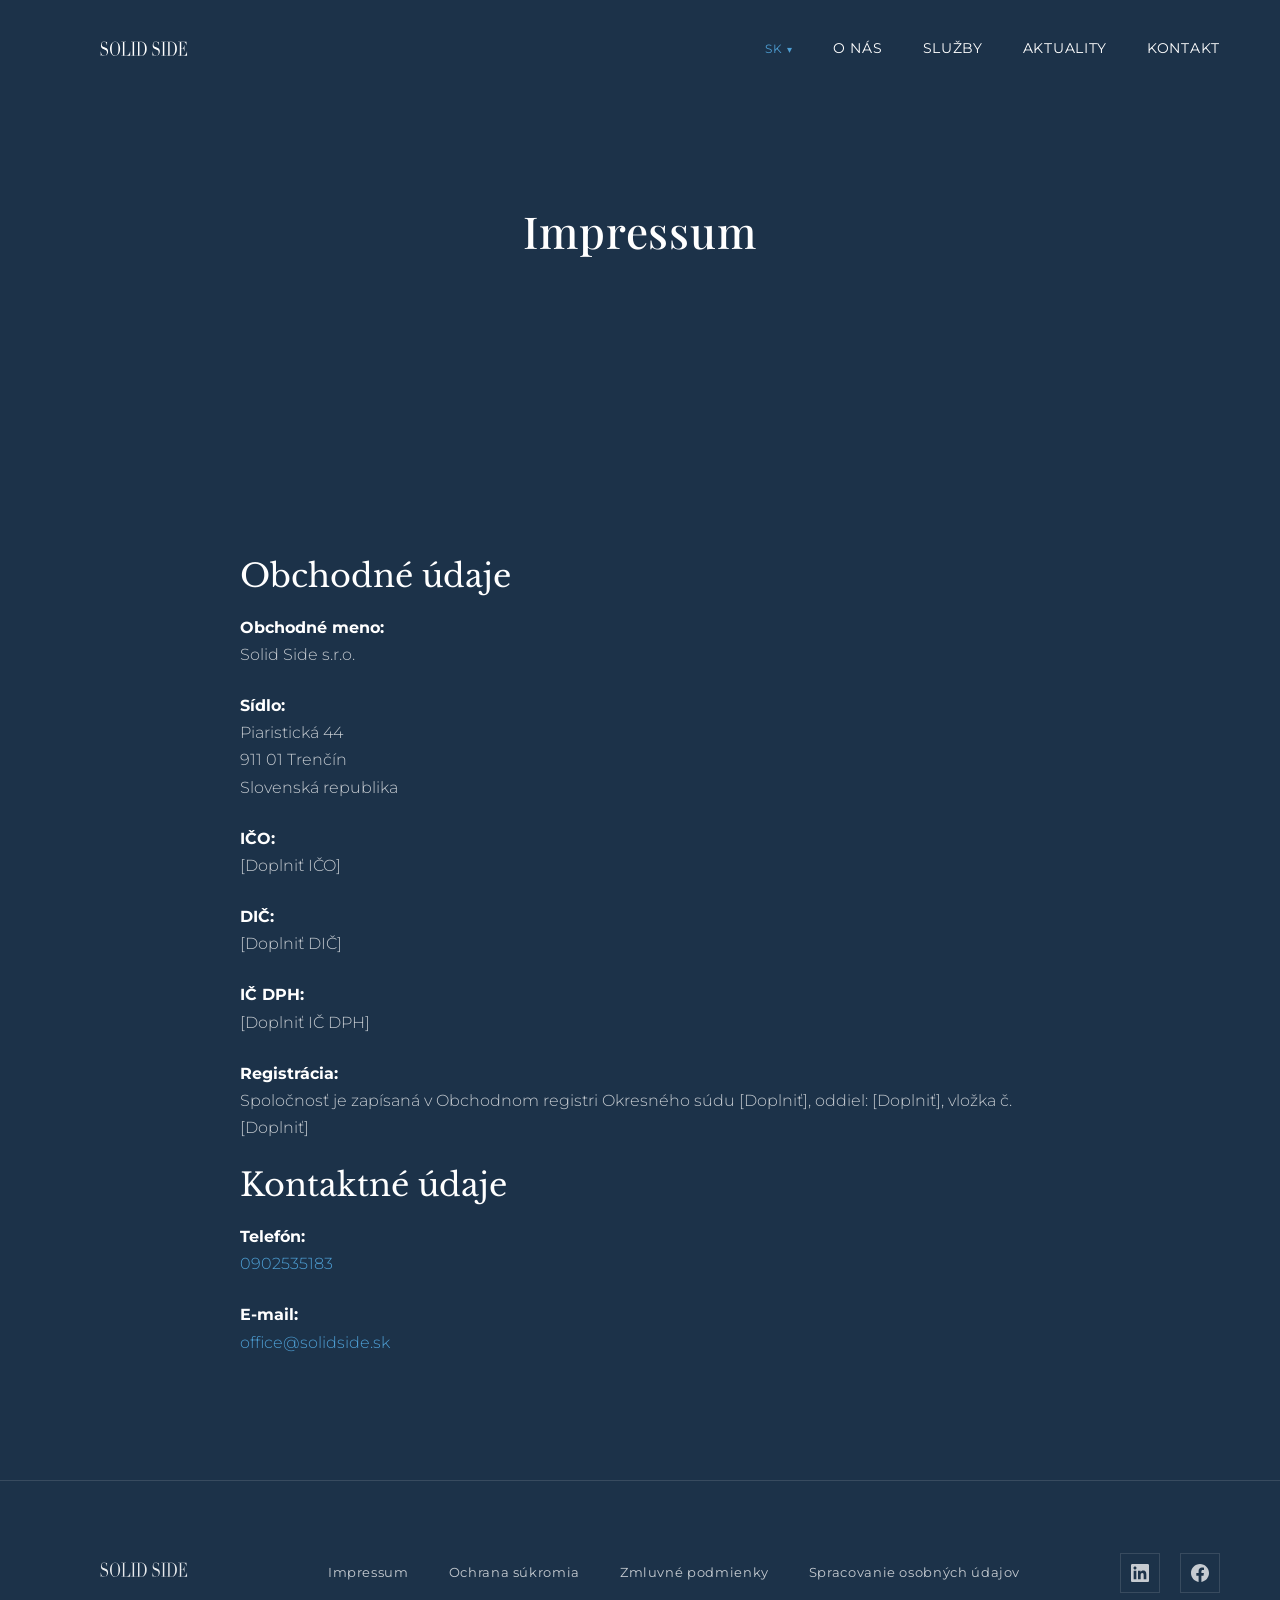
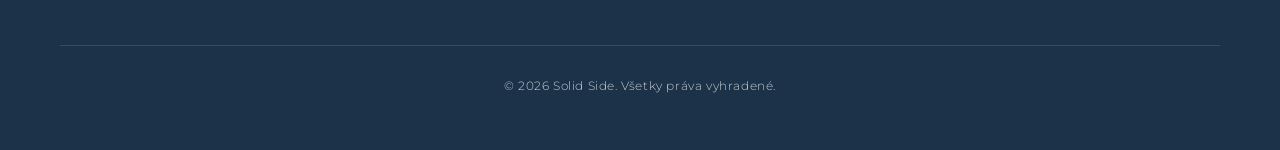
<file: impressum.html>
<!DOCTYPE html>
<html lang="sk">
<head>
    <meta charset="UTF-8">
    <meta name="viewport" content="width=device-width, initial-scale=1.0">
    <meta name="description" content="Impressum - právne informácie o advokátskej kancelárii Solid Side." data-i18n-content="impressum_meta_description">
    <meta name="keywords" content="impressum, právne informácie, advokát, Solid Side">
    <title data-i18n="impressum_title">Impressum | Solid Side</title>
    
    <!-- Fonts -->
    <link rel="preconnect" href="https://fonts.googleapis.com">
    <link rel="preconnect" href="https://fonts.gstatic.com" crossorigin>
    <link href="https://fonts.googleapis.com/css2?family=Playfair+Display:wght@400;500;600;700&family=Libre+Baskerville:wght@400;700&family=Montserrat:wght@300;400;500;600&display=swap" rel="stylesheet">
    
    <!-- Styles -->
    <link rel="stylesheet" href="css/styles.css">
    
    <!-- Favicon -->
    <link rel="icon" type="image/svg+xml" href="images/favicon2.svg">
</head>
<body>
    <!-- Header -->
    <header class="header">
        <div class="container">
            <a href="index.html" class="logo">
                <img src="images/Logo2.svg" alt="Solid Side">
            </a>
            
            <button class="menu-toggle" aria-label="Menu" data-i18n-aria-label="common_menu">
                <span></span>
                <span></span>
                <span></span>
            </button>
            
            <nav class="nav">
                <ul class="nav-list">
                    <li class="nav-item language-dropdown">
                        <span class="language-dropdown-toggle">SK <span class="lang-arrow">▾</span></span>
                        <div class="language-dropdown-menu">
                            <a href="#" class="language-option active-lang" data-lang="sk">SK</a>
                            <a href="#" class="language-option" data-lang="en">EN</a>
                            <a href="#" class="language-option" data-lang="cz">CZ</a>
                            <a href="#" class="language-option" data-lang="ua">UA</a>
                        </div>
                    </li>
                    <li><a href="o-nas.html" class="nav-link" data-i18n="common_nav_about">O nás</a></li>
                    <li><a href="sluzby.html" class="nav-link" data-i18n="common_nav_services">Služby</a></li>
                    <li><a href="aktuality.html" class="nav-link" data-i18n="common_nav_news">Aktuality</a></li>
                    <li><a href="kontakt.html" class="nav-link" data-i18n="common_nav_contact">Kontakt</a></li>
                </ul>
            </nav>
        </div>
    </header>

    <!-- Main Content -->
    <main>
        <!-- Hero Section -->
        <section class="hero section--dark" style="min-height: 40vh;">
            <div class="container">
                <div class="hero-content">
                    <h1 data-i18n="impressum_hero_title">Impressum</h1>
                </div>
            </div>
        </section>

        <!-- Impressum Section -->
        <section class="impressum-section section--dark">
            <div class="container">
                <div class="impressum-content">
                    <h3 data-i18n="impressum_business_data_title">Obchodné údaje</h3>
                    
                    <p data-i18n="impressum_trade_name_html" data-i18n-html><strong>Obchodné meno:</strong><br>Solid Side s.r.o.</p>
                    
                    <p data-i18n="impressum_seat_html" data-i18n-html><strong>Sídlo:</strong><br>Piaristická 44<br>911 01 Trenčín<br>Slovenská republika</p>
                    
                    <p data-i18n="impressum_company_id_html" data-i18n-html><strong>IČO:</strong><br>[Doplniť IČO]</p>
                    
                    <p data-i18n="impressum_tax_id_html" data-i18n-html><strong>DIČ:</strong><br>[Doplniť DIČ]</p>
                    
                    <p data-i18n="impressum_vat_id_html" data-i18n-html><strong>IČ DPH:</strong><br>[Doplniť IČ DPH]</p>
                    
                    <p data-i18n="impressum_registration_html" data-i18n-html><strong>Registrácia:</strong><br>Spoločnosť je zapísaná v Obchodnom registri Okresného súdu [Doplniť], oddiel: [Doplniť], vložka č. [Doplniť]</p>
                    
                    <h3 data-i18n="impressum_contact_data_title">Kontaktné údaje</h3>
                    
                    <p>
                        <span data-i18n="impressum_phone_label_html" data-i18n-html><strong>Telefón:</strong></span><br>
                        <a href="tel:0902535183">0902535183</a>
                    </p>
                    
                    <p>
                        <span data-i18n="impressum_email_label_html" data-i18n-html><strong>E-mail:</strong></span><br>
                        <a href="mailto:office@solidside.sk">office@solidside.sk</a>
                    </p>
                    
                
                    
                    
       
                </div>
            </div>
        </section>
    </main>

    <!-- Footer -->
    <footer class="footer">
        <div class="container">
            <div class="footer-content">
                <a href="index.html" class="footer-logo">
                    <img src="images/Logo2.svg" alt="Solid Side">
                </a>
                
                <div class="footer-links">
                    <a href="impressum.html" class="footer-link" data-i18n="common_footer_impressum">Impressum</a>
                    <a href="https://policies.google.com/privacy?hl=sk" class="footer-link" target="_blank" rel="noopener noreferrer" data-i18n="common_footer_privacy">Ochrana súkromia</a>
                    <a href="https://policies.google.com/terms?hl=sk" class="footer-link" target="_blank" rel="noopener noreferrer" data-i18n="common_footer_terms">Zmluvné podmienky</a>
                    <a href="#" class="footer-link" data-i18n="common_footer_processing">Spracovanie osobných údajov</a>
                </div>
                
                <div class="footer-social">
                    <a href="https://www.linkedin.com" target="_blank" rel="noopener noreferrer" class="social-link" aria-label="LinkedIn">
                        <svg xmlns="http://www.w3.org/2000/svg" fill="currentColor" viewBox="0 0 24 24">
                            <path d="M20.447 20.452h-3.554v-5.569c0-1.328-.027-3.037-1.852-3.037-1.853 0-2.136 1.445-2.136 2.939v5.667H9.351V9h3.414v1.561h.046c.477-.9 1.637-1.85 3.37-1.85 3.601 0 4.267 2.37 4.267 5.455v6.286zM5.337 7.433c-1.144 0-2.063-.926-2.063-2.065 0-1.138.92-2.063 2.063-2.063 1.14 0 2.064.925 2.064 2.063 0 1.139-.925 2.065-2.064 2.065zm1.782 13.019H3.555V9h3.564v11.452zM22.225 0H1.771C.792 0 0 .774 0 1.729v20.542C0 23.227.792 24 1.771 24h20.451C23.2 24 24 23.227 24 22.271V1.729C24 .774 23.2 0 22.222 0h.003z"/>
                        </svg>
                    </a>
                    <a href="https://www.facebook.com" target="_blank" rel="noopener noreferrer" class="social-link" aria-label="Facebook">
                        <svg xmlns="http://www.w3.org/2000/svg" fill="currentColor" viewBox="0 0 24 24">
                            <path d="M24 12.073c0-6.627-5.373-12-12-12s-12 5.373-12 12c0 5.99 4.388 10.954 10.125 11.854v-8.385H7.078v-3.47h3.047V9.43c0-3.007 1.792-4.669 4.533-4.669 1.312 0 2.686.235 2.686.235v2.953H15.83c-1.491 0-1.956.925-1.956 1.874v2.25h3.328l-.532 3.47h-2.796v8.385C19.612 23.027 24 18.062 24 12.073z"/>
                        </svg>
                    </a>
                </div>
            </div>
            
            <div class="footer-bottom">
                <p class="footer-copyright" data-i18n="common_footer_copyright">© 2026 Solid Side. Všetky práva vyhradené.</p>
            </div>
        </div>
    </footer>

    <!-- Scripts -->
    <script src="js/translations.js"></script>
    <script src="js/main.js"></script>
</body>
</html>
</file>
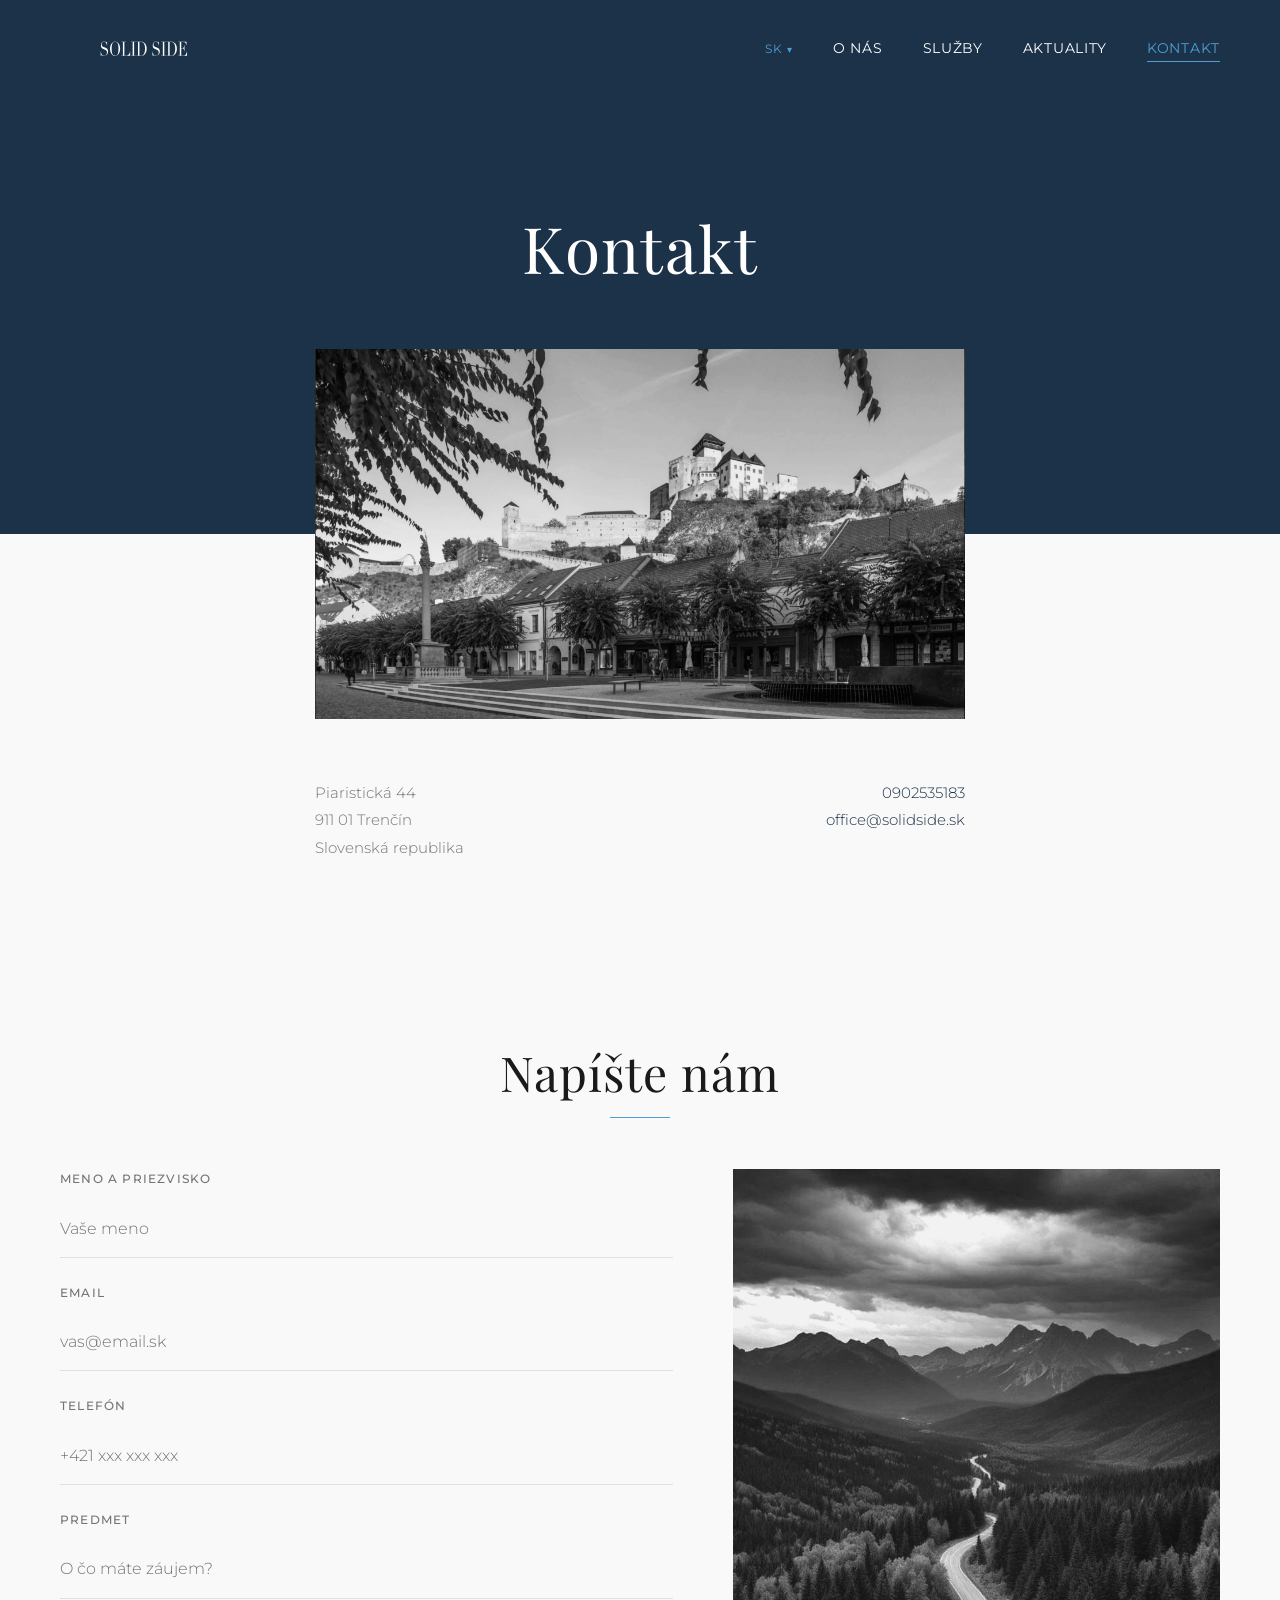
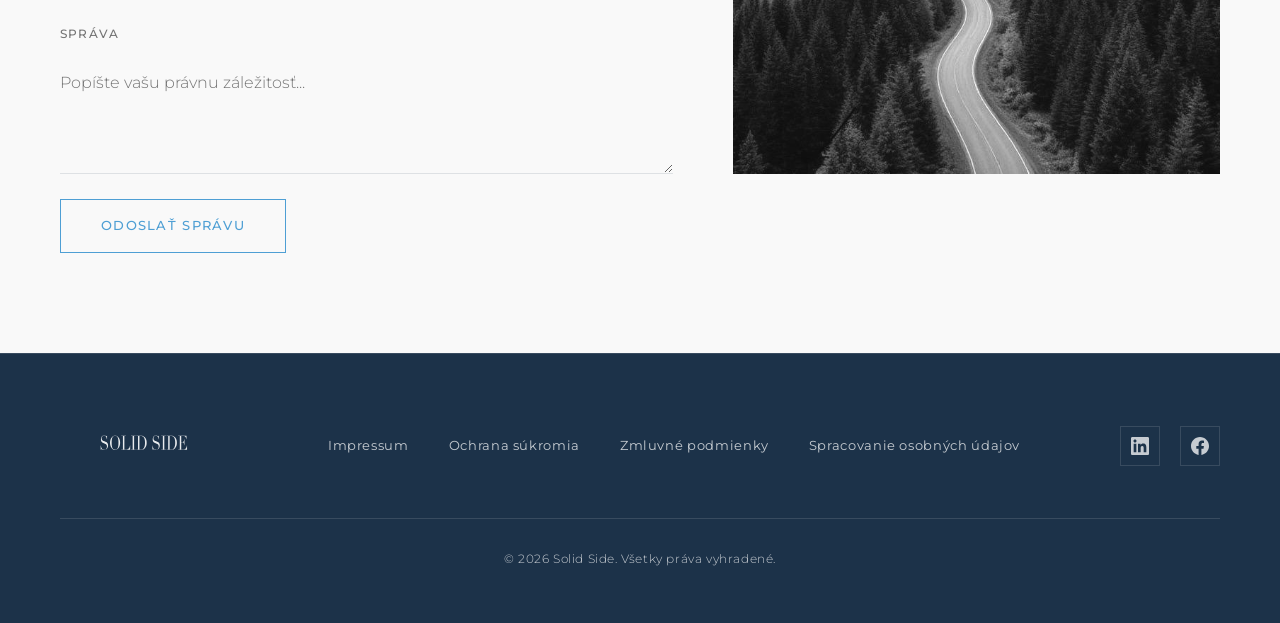
<file: kontakt.html>
<!DOCTYPE html>
<html lang="sk">
<head>
    <meta charset="UTF-8">
    <meta name="viewport" content="width=device-width, initial-scale=1.0">
    <meta name="description" content="Kontaktujte advokátsku kanceláriu Solid Side. Sme tu pre vás." data-i18n-content="contact_meta_description">
    <meta name="keywords" content="kontakt, advokát, právnik, advokátska kancelária, Solid Side, Trenčín">
    <title data-i18n="contact_title">Kontakt | Solid Side</title>
    
    <!-- Fonts -->
    <link rel="preconnect" href="https://fonts.googleapis.com">
    <link rel="preconnect" href="https://fonts.gstatic.com" crossorigin>
    <link href="https://fonts.googleapis.com/css2?family=Playfair+Display:wght@400;500;600;700&family=Libre+Baskerville:wght@400;700&family=Montserrat:wght@300;400;500;600&display=swap" rel="stylesheet">
    
    <!-- Styles -->
    <link rel="stylesheet" href="css/styles.css">
    
    <!-- Favicon -->
    <link rel="icon" type="image/svg+xml" href="images/favicon2.svg">
</head>
<body>
    <!-- Header -->
    <header class="header">
        <div class="container">
            <a href="index.html" class="logo">
                <img src="images/Logo2.svg" alt="Solid Side">
            </a>
            
            <button class="menu-toggle" aria-label="Menu" data-i18n-aria-label="common_menu">
                <span></span>
                <span></span>
                <span></span>
            </button>
            
            <nav class="nav">
                <ul class="nav-list">
                    <li class="nav-item language-dropdown">
                        <span class="language-dropdown-toggle">SK <span class="lang-arrow">▾</span></span>
                        <div class="language-dropdown-menu">
                            <a href="#" class="language-option active-lang" data-lang="sk">SK</a>
                            <a href="#" class="language-option" data-lang="en">EN</a>
                            <a href="#" class="language-option" data-lang="cz">CZ</a>
                            <a href="#" class="language-option" data-lang="ua">UA</a>
                        </div>
                    </li>
                    <li><a href="o-nas.html" class="nav-link" data-i18n="common_nav_about">O nás</a></li>
                    <li><a href="sluzby.html" class="nav-link" data-i18n="common_nav_services">Služby</a></li>
                    <li><a href="aktuality.html" class="nav-link" data-i18n="common_nav_news">Aktuality</a></li>
                    <li><a href="kontakt.html" class="nav-link active" data-i18n="common_nav_contact">Kontakt</a></li>
                </ul>
            </nav>
        </div>
    </header>

    <!-- Main Content -->
    <main>
        <!-- Contact Hero -->
        <section class="contact-hero contact-hero--simple">
            <div class="container">
                <div class="contact-hero-content contact-hero-content--static">
                    <h1 data-i18n="common_contact_heading">Kontakt</h1>
                </div>
            </div>
        </section>
        
        <!-- Contact Image -->
        <section class="contact-image-section">
            <div class="contact-image-wrapper">
                <img src="images/trencin.jpeg" alt="Trenčín" class="contact-image" data-i18n-alt="common_city_alt">
            </div>
        </section>

        <!-- Contact Info Section -->
        <section class="contact-info-section">
            <div class="contact-info-container">
                <div class="contact-info">
                    <div class="contact-left">
                        <p data-i18n="common_address_main_html" data-i18n-html>
                            Piaristická 44<br>
                            911 01 Trenčín<br>
                            Slovenská republika
                        </p>
                    </div>
                    
                    <div class="contact-right">
                        <p>
                            <a href="tel:0902535183">0902535183</a><br>
                            <a href="mailto:office@solidside.sk">office@solidside.sk</a>
                        </p>
                    </div>
                </div>
            </div>
        </section>

        <!-- Contact Form Section -->
        <section class="contact-form-section contact-form-section--light">
            <div class="container">
                <div class="section-title" style="margin-bottom: 50px;">
                    <h2 data-i18n="common_contact_write_us">Napíšte nám</h2>
                </div>
                
                <form class="contact-form" action="https://formsubmit.co/office@solidside.sk" method="POST" data-form-endpoint="https://formsubmit.co/ajax/office@solidside.sk">
                    <input type="hidden" name="_subject" value="Nova sprava zo stranky Solid Side">
                    <input type="hidden" name="_captcha" value="false">
                    <input type="hidden" name="_template" value="table">
                    <div class="contact-form-row">
                        <div class="contact-form-fields">
                            <div class="form-group">
                                <label for="name" data-i18n="common_form_name_label">Meno a priezvisko</label>
                                <input type="text" id="name" name="name" placeholder="Vaše meno" data-i18n-placeholder="common_form_name_placeholder" required>
                            </div>
                            
                            <div class="form-group">
                                <label for="email" data-i18n="common_form_email_label">Email</label>
                                <input type="email" id="email" name="email" placeholder="vas@email.sk" data-i18n-placeholder="common_form_email_placeholder" required>
                            </div>
                            
                            <div class="form-group">
                                <label for="phone" data-i18n="common_form_phone_label">Telefón</label>
                                <input type="tel" id="phone" name="phone" placeholder="+421 xxx xxx xxx" data-i18n-placeholder="common_form_phone_placeholder">
                            </div>
                            
                            <div class="form-group">
                                <label for="subject" data-i18n="common_form_subject_label">Predmet</label>
                                <input type="text" id="subject" name="subject" placeholder="O čo máte záujem?" data-i18n-placeholder="common_form_subject_placeholder">
                            </div>
                            
                            <div class="form-group">
                                <label for="message" data-i18n="common_form_message_label">Správa</label>
                                <textarea id="message" name="message" placeholder="Popíšte vašu právnu záležitosť..." data-i18n-placeholder="common_form_message_placeholder" required></textarea>
                            </div>
                        </div>
                        
                        <div class="contact-form-image-wrapper">
                            <img src="images/formularfoto.jpeg" alt="Kontakt" class="contact-form-image image-contact" data-i18n-alt="common_contact_image_alt">
                        </div>
                    </div>
                    
                    <button type="submit" class="btn-submit" data-i18n="common_form_submit">Odoslať správu</button>
                </form>
            </div>
        </section>
    </main>

    <!-- Footer -->
    <footer class="footer">
        <div class="container">
            <div class="footer-content">
                <a href="index.html" class="footer-logo">
                    <img src="images/Logo2.svg" alt="Solid Side">
                </a>
                
                <div class="footer-links">
                    <a href="impressum.html" class="footer-link" data-i18n="common_footer_impressum">Impressum</a>
                    <a href="https://policies.google.com/privacy?hl=sk" class="footer-link" target="_blank" rel="noopener noreferrer" data-i18n="common_footer_privacy">Ochrana súkromia</a>
                    <a href="https://policies.google.com/terms?hl=sk" class="footer-link" target="_blank" rel="noopener noreferrer" data-i18n="common_footer_terms">Zmluvné podmienky</a>
                    <a href="#" class="footer-link" data-i18n="common_footer_processing">Spracovanie osobných údajov</a>
                </div>
                
                <div class="footer-social">
                    <a href="https://www.linkedin.com" target="_blank" rel="noopener noreferrer" class="social-link" aria-label="LinkedIn">
                        <svg xmlns="http://www.w3.org/2000/svg" fill="currentColor" viewBox="0 0 24 24">
                            <path d="M20.447 20.452h-3.554v-5.569c0-1.328-.027-3.037-1.852-3.037-1.853 0-2.136 1.445-2.136 2.939v5.667H9.351V9h3.414v1.561h.046c.477-.9 1.637-1.85 3.37-1.85 3.601 0 4.267 2.37 4.267 5.455v6.286zM5.337 7.433c-1.144 0-2.063-.926-2.063-2.065 0-1.138.92-2.063 2.063-2.063 1.14 0 2.064.925 2.064 2.063 0 1.139-.925 2.065-2.064 2.065zm1.782 13.019H3.555V9h3.564v11.452zM22.225 0H1.771C.792 0 0 .774 0 1.729v20.542C0 23.227.792 24 1.771 24h20.451C23.2 24 24 23.227 24 22.271V1.729C24 .774 23.2 0 22.222 0h.003z"/>
                        </svg>
                    </a>
                    <a href="https://www.facebook.com" target="_blank" rel="noopener noreferrer" class="social-link" aria-label="Facebook">
                        <svg xmlns="http://www.w3.org/2000/svg" fill="currentColor" viewBox="0 0 24 24">
                            <path d="M24 12.073c0-6.627-5.373-12-12-12s-12 5.373-12 12c0 5.99 4.388 10.954 10.125 11.854v-8.385H7.078v-3.47h3.047V9.43c0-3.007 1.792-4.669 4.533-4.669 1.312 0 2.686.235 2.686.235v2.953H15.83c-1.491 0-1.956.925-1.956 1.874v2.25h3.328l-.532 3.47h-2.796v8.385C19.612 23.027 24 18.062 24 12.073z"/>
                        </svg>
                    </a>
                </div>
            </div>
            
            <div class="footer-bottom">
                <p class="footer-copyright" data-i18n="common_footer_copyright">© 2026 Solid Side. Všetky práva vyhradené.</p>
            </div>
        </div>
    </footer>

    <!-- Scripts -->
    <script src="js/translations.js"></script>
    <script src="js/main.js"></script>
</body>
</html>
</file>
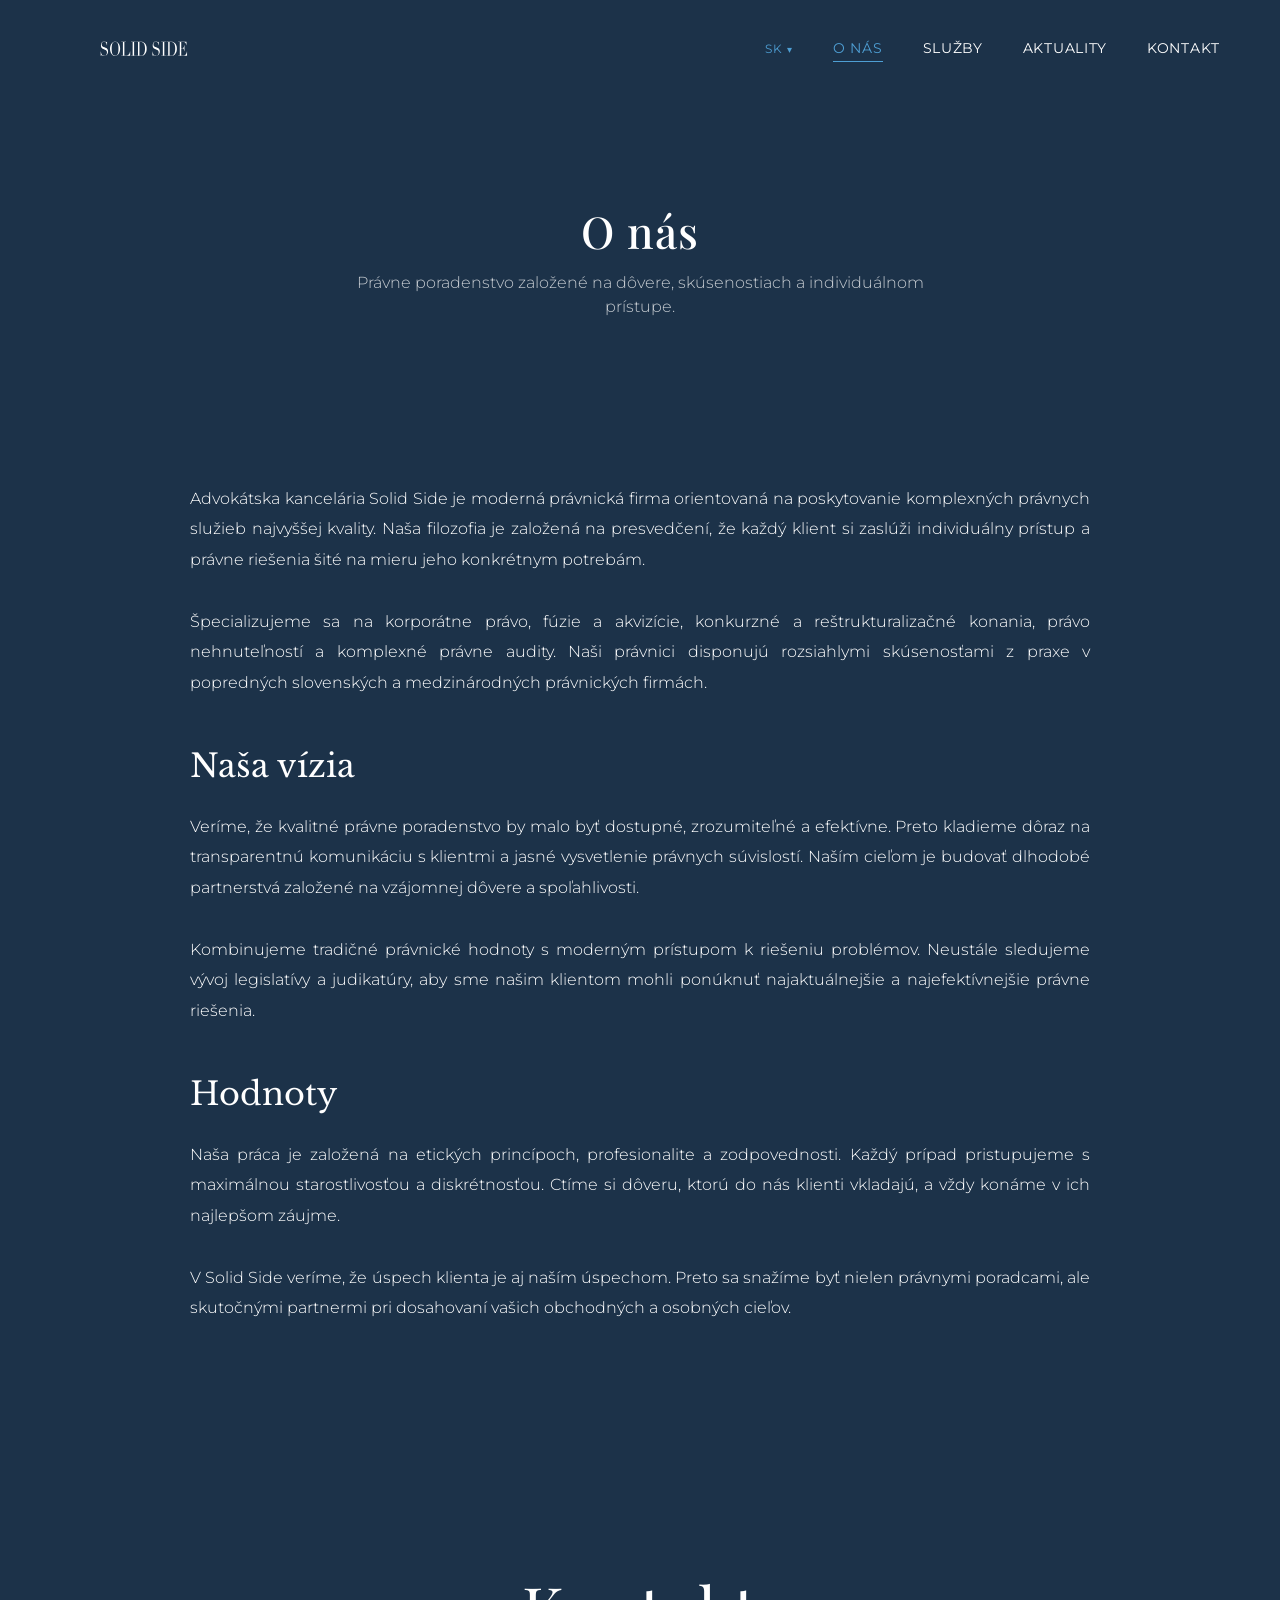
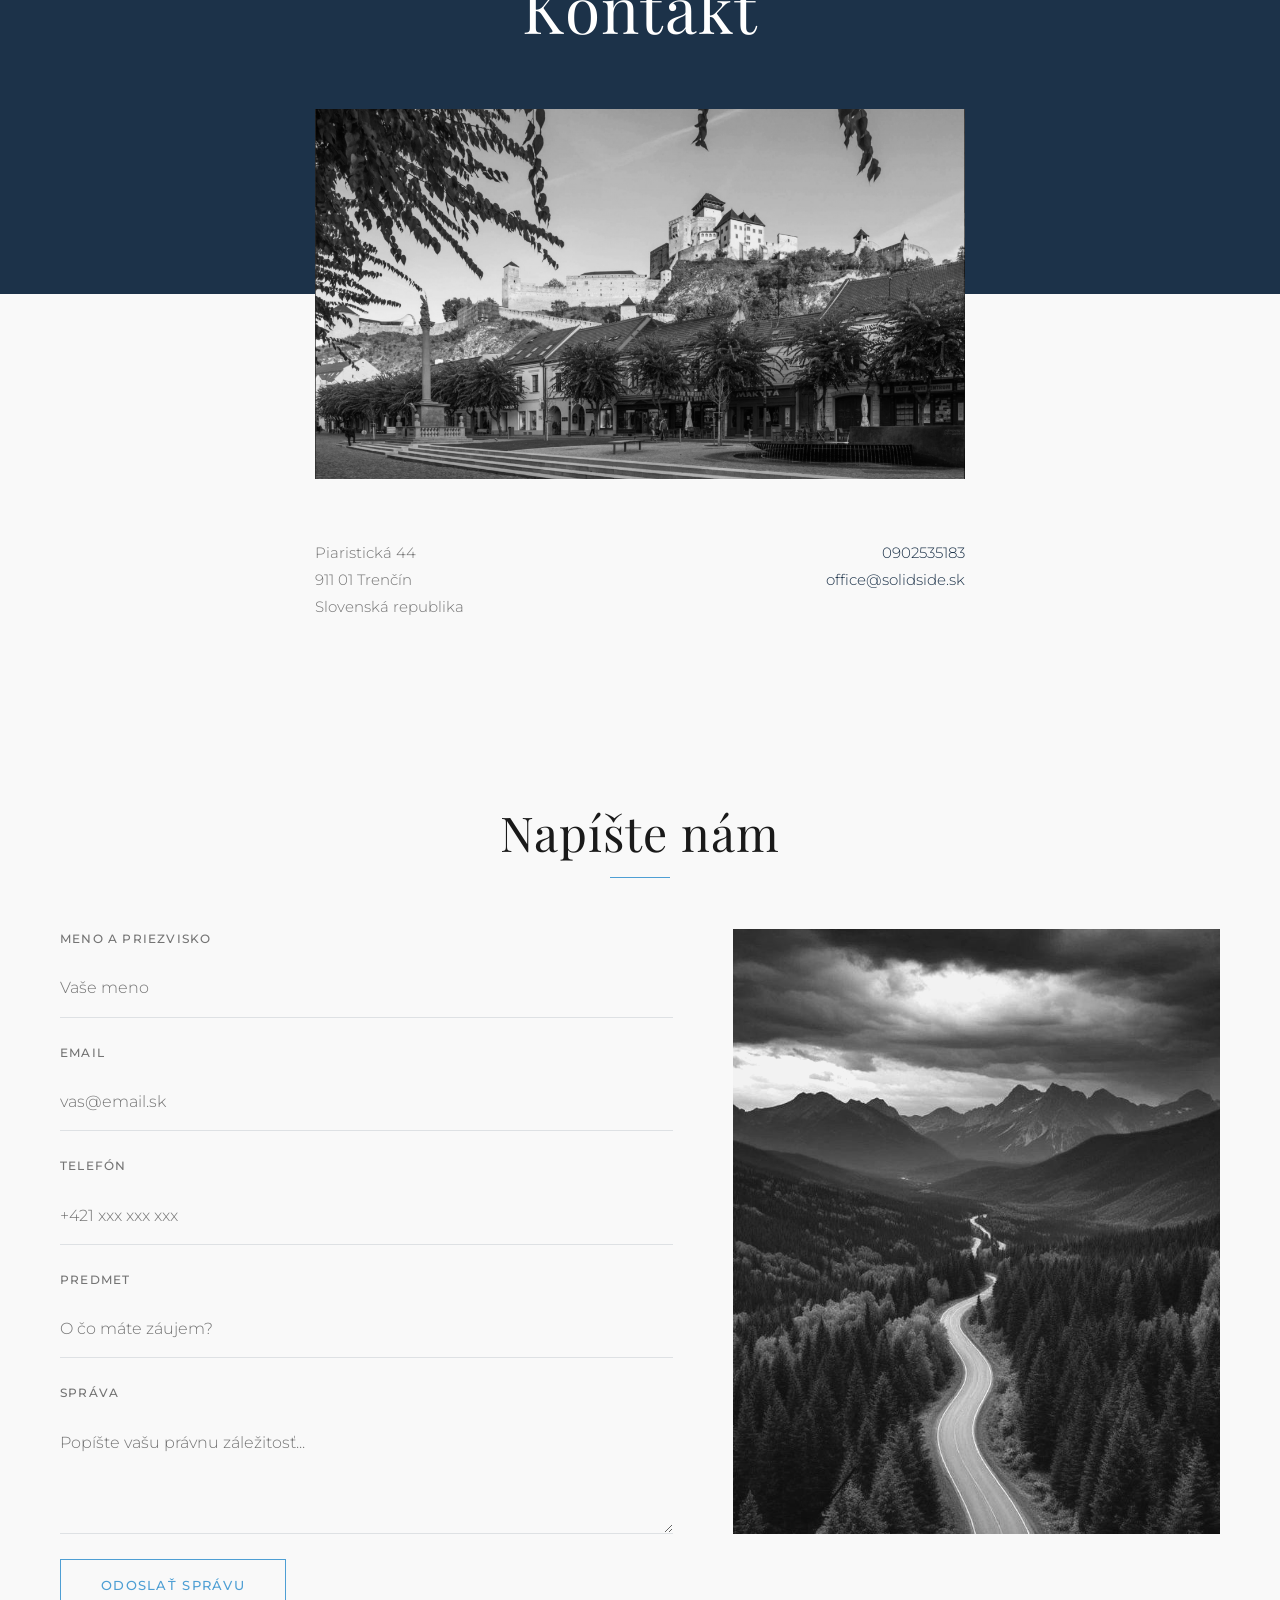
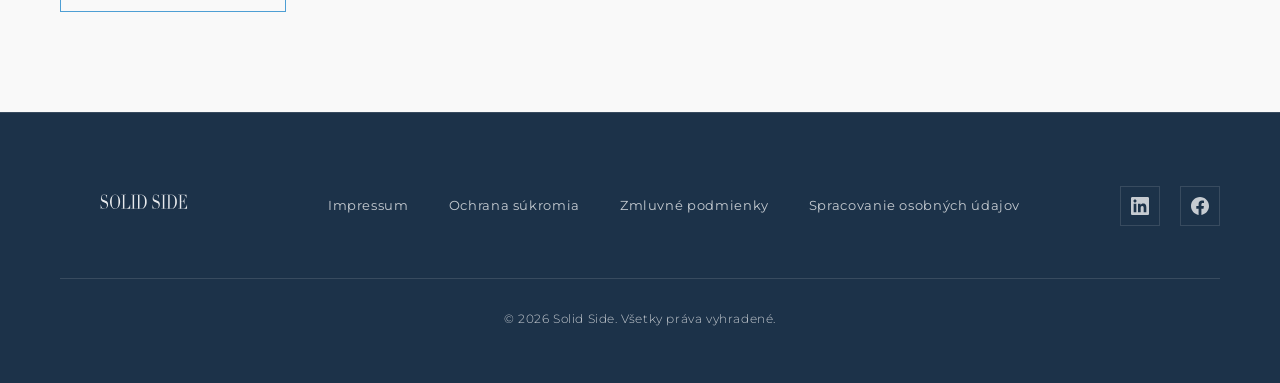
<file: o-nas.html>
<!DOCTYPE html>
<html lang="sk">
<head>
    <meta charset="UTF-8">
    <meta name="viewport" content="width=device-width, initial-scale=1.0">
    <meta name="description" content="O advokátskej kancelárii Solid Side. Spoznajte náš tím a našu filozofiu." data-i18n-content="about_meta_description">
    <meta name="keywords" content="advokát, právnik, advokátska kancelária, o nás, Solid Side">
    <title data-i18n="about_title">O nás | Solid Side</title>
    
    <!-- Fonts -->
    <link rel="preconnect" href="https://fonts.googleapis.com">
    <link rel="preconnect" href="https://fonts.gstatic.com" crossorigin>
    <link href="https://fonts.googleapis.com/css2?family=Playfair+Display:wght@400;500;600;700&family=Libre+Baskerville:wght@400;700&family=Montserrat:wght@300;400;500;600&display=swap" rel="stylesheet">
    
    <!-- Styles -->
    <link rel="stylesheet" href="css/styles.css">
    
    <!-- Favicon -->
    <link rel="icon" type="image/svg+xml" href="images/favicon2.svg">
</head>
<body>
    <!-- Header -->
    <header class="header">
        <div class="container">
            <a href="index.html" class="logo">
                <img src="images/Logo2.svg" alt="Solid Side">
            </a>
            
            <button class="menu-toggle" aria-label="Menu" data-i18n-aria-label="common_menu">
                <span></span>
                <span></span>
                <span></span>
            </button>
            
            <nav class="nav">
                <ul class="nav-list">
                    <li class="nav-item language-dropdown">
                        <span class="language-dropdown-toggle">SK <span class="lang-arrow">▾</span></span>
                        <div class="language-dropdown-menu">
                            <a href="#" class="language-option active-lang" data-lang="sk">SK</a>
                            <a href="#" class="language-option" data-lang="en">EN</a>
                            <a href="#" class="language-option" data-lang="cz">CZ</a>
                            <a href="#" class="language-option" data-lang="ua">UA</a>
                        </div>
                    </li>
                    <li><a href="o-nas.html" class="nav-link active" data-i18n="common_nav_about">O nás</a></li>
                    <li><a href="sluzby.html" class="nav-link" data-i18n="common_nav_services">Služby</a></li>
                    <li><a href="aktuality.html" class="nav-link" data-i18n="common_nav_news">Aktuality</a></li>
                    <li><a href="kontakt.html" class="nav-link" data-i18n="common_nav_contact">Kontakt</a></li>
                </ul>
            </nav>
        </div>
    </header>

    <!-- Main Content -->
    <main>
        <!-- Hero Section -->
        <section class="hero section--dark">
            <div class="container">
                <div class="hero-content">
                    <h1 data-i18n="about_hero_title">O nás</h1>
                    <p data-i18n="about_hero_subtitle">Právne poradenstvo založené na dôvere, skúsenostiach a individuálnom prístupe.</p>
                </div>
            </div>
        </section>

        <!-- About Section -->
        <section class="about-section section--dark">
            <div class="container">
                <div class="about-content">
                    <p data-i18n="about_p1">
                        Advokátska kancelária Solid Side je moderná právnická firma orientovaná na poskytovanie komplexných právnych služieb najvyššej kvality. Naša filozofia je založená na presvedčení, že každý klient si zaslúži individuálny prístup a právne riešenia šité na mieru jeho konkrétnym potrebám.
                    </p>
                    
                    <p data-i18n="about_p2">
                        Špecializujeme sa na korporátne právo, fúzie a akvizície, konkurzné a reštrukturalizačné konania, právo nehnuteľností a komplexné právne audity. Naši právnici disponujú rozsiahlymi skúsenosťami z praxe v popredných slovenských a medzinárodných právnických firmách.
                    </p>
                    
                    <h3 data-i18n="about_vision_title">Naša vízia</h3>
                    
                    <p data-i18n="about_p3">
                        Veríme, že kvalitné právne poradenstvo by malo byť dostupné, zrozumiteľné a efektívne. Preto kladieme dôraz na transparentnú komunikáciu s klientmi a jasné vysvetlenie právnych súvislostí. Naším cieľom je budovať dlhodobé partnerstvá založené na vzájomnej dôvere a spoľahlivosti.
                    </p>
                    
                    <p data-i18n="about_p4">
                        Kombinujeme tradičné právnické hodnoty s moderným prístupom k riešeniu problémov. Neustále sledujeme vývoj legislatívy a judikatúry, aby sme našim klientom mohli ponúknuť najaktuálnejšie a najefektívnejšie právne riešenia.
                    </p>
                    
                    <h3 data-i18n="about_values_title">Hodnoty</h3>
                    
                    <p data-i18n="about_p5">
                        Naša práca je založená na etických princípoch, profesionalite a zodpovednosti. Každý prípad pristupujeme s maximálnou starostlivosťou a diskrétnosťou. Ctíme si dôveru, ktorú do nás klienti vkladajú, a vždy konáme v ich najlepšom záujme.
                    </p>
                    
                    <p data-i18n="about_p6">
                        V Solid Side veríme, že úspech klienta je aj naším úspechom. Preto sa snažíme byť nielen právnymi poradcami, ale skutočnými partnermi pri dosahovaní vašich obchodných a osobných cieľov.
                    </p>
                </div>
            </div>
        </section>

        <!-- Contact Hero -->
        <section class="contact-hero contact-hero--simple">
            <div class="container">
                <div class="contact-hero-content contact-hero-content--static">
                    <h1 data-i18n="common_contact_heading">Kontakt</h1>
                </div>
            </div>
        </section>
        
        <!-- Contact Image -->
        <section class="contact-image-section">
            <div class="contact-image-wrapper">
                <img src="images/trencin.jpeg" alt="Trenčín" class="contact-image" data-i18n-alt="common_city_alt">
            </div>
        </section>

        <!-- Contact Info Section -->
        <section class="contact-info-section">
            <div class="contact-info-container">
                <div class="contact-info">
                    <div class="contact-left">
                        <p data-i18n="common_address_index_html" data-i18n-html>
                            Piaristická 44<br>
                            911 01 Trenčín<br>
                            Slovenská republika
                        </p>
                    </div>
                    
                    <div class="contact-right">
                        <p>
                            <a href="tel:0902535183">0902535183</a><br>
                            <a href="mailto:office@solidside.sk">office@solidside.sk</a>
                        </p>
                    </div>
                </div>
            </div>
        </section>

        <!-- Contact Form Section -->
        <section class="contact-form-section contact-form-section--light">
            <div class="container">
                <div class="section-title" style="margin-bottom: 50px;">
                    <h2 data-i18n="common_contact_write_us">Napíšte nám</h2>
                </div>
                
                <form class="contact-form" action="https://formsubmit.co/office@solidside.sk" method="POST" data-form-endpoint="https://formsubmit.co/ajax/office@solidside.sk">
                    <input type="hidden" name="_subject" value="Nova sprava zo stranky Solid Side">
                    <input type="hidden" name="_captcha" value="false">
                    <input type="hidden" name="_template" value="table">
                    <div class="contact-form-row">
                        <div class="contact-form-fields">
                            <div class="form-group">
                                <label for="name" data-i18n="common_form_name_label">Meno a priezvisko</label>
                                <input type="text" id="name" name="name" placeholder="Vaše meno" data-i18n-placeholder="common_form_name_placeholder" required>
                            </div>
                            
                            <div class="form-group">
                                <label for="email" data-i18n="common_form_email_label">Email</label>
                                <input type="email" id="email" name="email" placeholder="vas@email.sk" data-i18n-placeholder="common_form_email_placeholder" required>
                            </div>
                            
                            <div class="form-group">
                                <label for="phone" data-i18n="common_form_phone_label">Telefón</label>
                                <input type="tel" id="phone" name="phone" placeholder="+421 xxx xxx xxx" data-i18n-placeholder="common_form_phone_placeholder">
                            </div>
                            
                            <div class="form-group">
                                <label for="subject" data-i18n="common_form_subject_label">Predmet</label>
                                <input type="text" id="subject" name="subject" placeholder="O čo máte záujem?" data-i18n-placeholder="common_form_subject_placeholder">
                            </div>
                            
                            <div class="form-group">
                                <label for="message" data-i18n="common_form_message_label">Správa</label>
                                <textarea id="message" name="message" placeholder="Popíšte vašu právnu záležitosť..." data-i18n-placeholder="common_form_message_placeholder" required></textarea>
                            </div>
                        </div>
                        
                        <div class="contact-form-image-wrapper">
                            <img src="images/formularfoto.jpeg" alt="Kontakt" class="contact-form-image image-contact" data-i18n-alt="common_contact_image_alt">
                        </div>
                    </div>
                    
                    <button type="submit" class="btn-submit" data-i18n="common_form_submit">Odoslať správu</button>
                </form>
            </div>
        </section>
    </main>

    <!-- Footer -->
    <footer class="footer">
        <div class="container">
            <div class="footer-content">
                <a href="index.html" class="footer-logo">
                    <img src="images/Logo2.svg" alt="Solid Side">
                </a>
                
                <div class="footer-links">
                    <a href="impressum.html" class="footer-link" data-i18n="common_footer_impressum">Impressum</a>
                    <a href="https://policies.google.com/privacy?hl=sk" class="footer-link" target="_blank" rel="noopener noreferrer" data-i18n="common_footer_privacy">Ochrana súkromia</a>
                    <a href="https://policies.google.com/terms?hl=sk" class="footer-link" target="_blank" rel="noopener noreferrer" data-i18n="common_footer_terms">Zmluvné podmienky</a>
                    <a href="#" class="footer-link" data-i18n="common_footer_processing">Spracovanie osobných údajov</a>
                </div>
                
                <div class="footer-social">
                    <a href="https://www.linkedin.com" target="_blank" rel="noopener noreferrer" class="social-link" aria-label="LinkedIn">
                        <svg xmlns="http://www.w3.org/2000/svg" fill="currentColor" viewBox="0 0 24 24">
                            <path d="M20.447 20.452h-3.554v-5.569c0-1.328-.027-3.037-1.852-3.037-1.853 0-2.136 1.445-2.136 2.939v5.667H9.351V9h3.414v1.561h.046c.477-.9 1.637-1.85 3.37-1.85 3.601 0 4.267 2.37 4.267 5.455v6.286zM5.337 7.433c-1.144 0-2.063-.926-2.063-2.065 0-1.138.92-2.063 2.063-2.063 1.14 0 2.064.925 2.064 2.063 0 1.139-.925 2.065-2.064 2.065zm1.782 13.019H3.555V9h3.564v11.452zM22.225 0H1.771C.792 0 0 .774 0 1.729v20.542C0 23.227.792 24 1.771 24h20.451C23.2 24 24 23.227 24 22.271V1.729C24 .774 23.2 0 22.222 0h.003z"/>
                        </svg>
                    </a>
                    <a href="https://www.facebook.com" target="_blank" rel="noopener noreferrer" class="social-link" aria-label="Facebook">
                        <svg xmlns="http://www.w3.org/2000/svg" fill="currentColor" viewBox="0 0 24 24">
                            <path d="M24 12.073c0-6.627-5.373-12-12-12s-12 5.373-12 12c0 5.99 4.388 10.954 10.125 11.854v-8.385H7.078v-3.47h3.047V9.43c0-3.007 1.792-4.669 4.533-4.669 1.312 0 2.686.235 2.686.235v2.953H15.83c-1.491 0-1.956.925-1.956 1.874v2.25h3.328l-.532 3.47h-2.796v8.385C19.612 23.027 24 18.062 24 12.073z"/>
                        </svg>
                    </a>
                </div>
            </div>
            
            <div class="footer-bottom">
                <p class="footer-copyright" data-i18n="common_footer_copyright">© 2026 Solid Side. Všetky práva vyhradené.</p>
            </div>
        </div>
    </footer>

    <!-- Scripts -->
    <script src="js/translations.js"></script>
    <script src="js/main.js"></script>
</body>
</html>
</file>
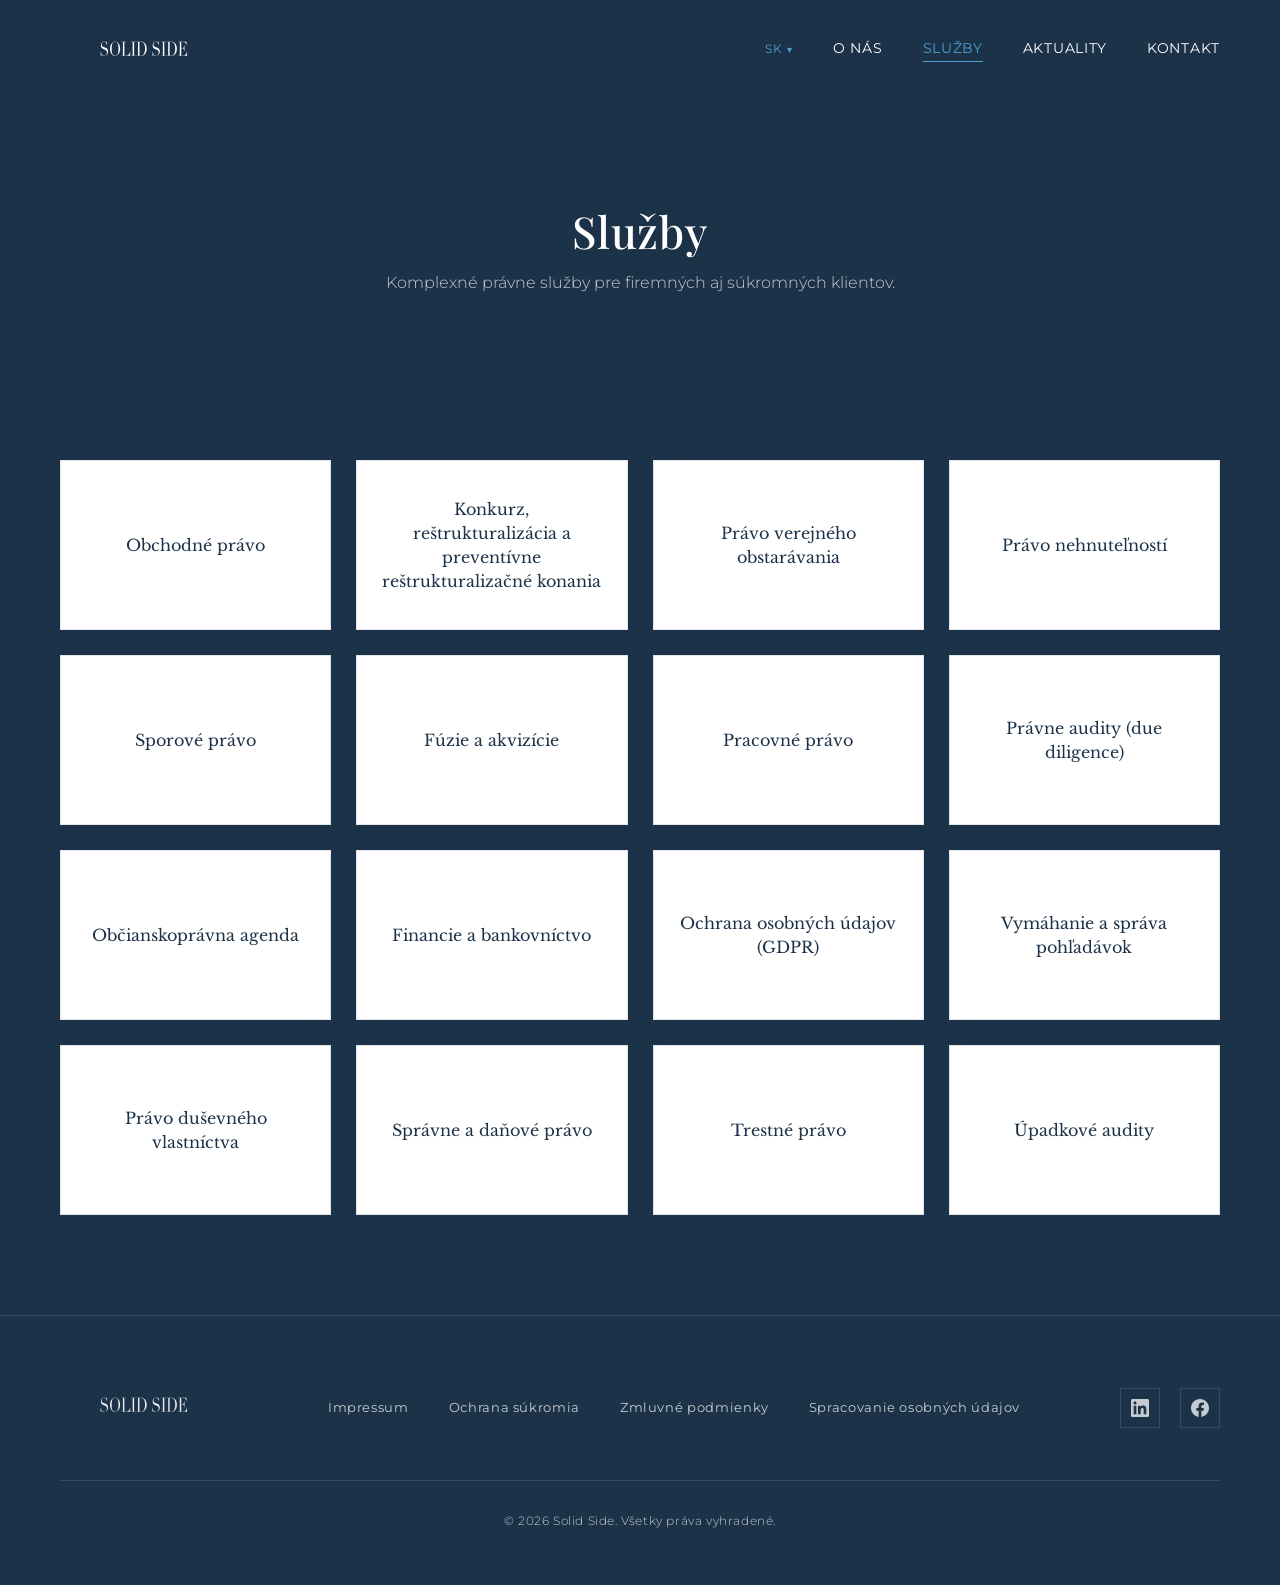
<file: sluzby.html>
<!DOCTYPE html>
<html lang="sk">
<head>
    <meta charset="UTF-8">
    <meta name="viewport" content="width=device-width, initial-scale=1.0">
    <meta name="description" content="Právne služby advokátskej kancelárie Solid Side. Korporátne právo, fúzie a akvizície, konkurz a reštrukturalizácia." data-i18n-content="services_meta_description">
    <meta name="keywords" content="právne služby, korporátne právo, konkurz, reštrukturalizácia, advokát, Solid Side">
    <title data-i18n="services_title">Služby | Solid Side</title>
    
    <!-- Fonts -->
    <link rel="preconnect" href="https://fonts.googleapis.com">
    <link rel="preconnect" href="https://fonts.gstatic.com" crossorigin>
    <link href="https://fonts.googleapis.com/css2?family=Playfair+Display:wght@400;500;600;700&family=Libre+Baskerville:wght@400;700&family=Montserrat:wght@300;400;500;600&display=swap" rel="stylesheet">
    
    <!-- Styles -->
    <link rel="stylesheet" href="css/styles.css">
    
    <!-- Favicon -->
    <link rel="icon" type="image/svg+xml" href="images/favicon2.svg">
</head>
<body>
    <!-- Header -->
    <header class="header">
        <div class="container">
            <a href="index.html" class="logo">
                <img src="images/Logo2.svg" alt="Solid Side">
            </a>
            
            <button class="menu-toggle" aria-label="Menu" data-i18n-aria-label="common_menu">
                <span></span>
                <span></span>
                <span></span>
            </button>
            
            <nav class="nav">
                <ul class="nav-list">
                    <li class="nav-item language-dropdown">
                        <span class="language-dropdown-toggle">SK <span class="lang-arrow">▾</span></span>
                        <div class="language-dropdown-menu">
                            <a href="#" class="language-option active-lang" data-lang="sk">SK</a>
                            <a href="#" class="language-option" data-lang="en">EN</a>
                            <a href="#" class="language-option" data-lang="cz">CZ</a>
                            <a href="#" class="language-option" data-lang="ua">UA</a>
                        </div>
                    </li>
                    <li><a href="o-nas.html" class="nav-link" data-i18n="common_nav_about">O nás</a></li>
                    <li><a href="sluzby.html" class="nav-link active" data-i18n="common_nav_services">Služby</a></li>
                    <li><a href="aktuality.html" class="nav-link" data-i18n="common_nav_news">Aktuality</a></li>
                    <li><a href="kontakt.html" class="nav-link" data-i18n="common_nav_contact">Kontakt</a></li>
                </ul>
            </nav>
        </div>
    </header>

    <!-- Main Content -->
    <main>
        <!-- Hero Section -->
        <section class="hero section--dark">
            <div class="container">
                <div class="hero-content">
                    <h1 data-i18n="services_hero_title">Služby</h1>
                    <p data-i18n="services_hero_subtitle">Komplexné právne služby pre firemných aj súkromných klientov.</p>
                </div>
            </div>
        </section>

        <!-- Services Grid Section -->
        <section class="services-page-section section--dark">
            <div class="container">
                <div class="services-grid">
                    <!-- Service 1 -->
                    <div class="service-card">
                        <h4 data-i18n="service_business_law">Obchodné právo</h4>
                    </div>
                    
                    <!-- Service 2 -->
                    <div class="service-card">
                        <h4 data-i18n="service_insolvency_restructuring">Konkurz, reštrukturalizácia a preventívne reštrukturalizačné konania</h4>
                    </div>
                    
                    <!-- Service 3 -->
                    <div class="service-card">
                        <h4 data-i18n="service_public_procurement">Právo verejného obstarávania</h4>
                    </div>
                    
                    <!-- Service 4 -->
                    <div class="service-card">
                        <h4 data-i18n="service_real_estate">Právo nehnuteľností</h4>
                    </div>
                    
                    <!-- Service 5 -->
                    <div class="service-card">
                        <h4 data-i18n="service_litigation">Sporové právo</h4>
                    </div>
                    
                    <!-- Service 6 -->
                    <div class="service-card">
                        <h4 data-i18n="service_ma">Fúzie a akvizície</h4>
                    </div>
                    
                    <!-- Service 7 -->
                    <div class="service-card">
                        <h4 data-i18n="service_employment">Pracovné právo</h4>
                    </div>
                    
                    <!-- Service 8 -->
                    <div class="service-card">
                        <h4 data-i18n="service_due_diligence">Právne audity (due diligence)</h4>
                    </div>
                    
                    <!-- Service 9 -->
                    <div class="service-card">
                        <h4 data-i18n="service_civil_agenda">Občianskoprávna agenda</h4>
                    </div>
                    
                    <!-- Service 10 -->
                    <div class="service-card">
                        <h4 data-i18n="service_finance_banking">Financie a bankovníctvo</h4>
                    </div>
                    
                    <!-- Service 11 -->
                    <div class="service-card">
                        <h4 data-i18n="service_gdpr">Ochrana osobných údajov (GDPR)</h4>
                    </div>
                    
                    <!-- Service 12 -->
                    <div class="service-card">
                        <h4 data-i18n="service_debt_collection">Vymáhanie a správa pohľadávok</h4>
                    </div>
                    
                    <!-- Service 13 -->
                    <div class="service-card">
                        <h4 data-i18n="service_ip">Právo duševného vlastníctva</h4>
                    </div>
                    
                    <!-- Service 14 -->
                    <div class="service-card">
                        <h4 data-i18n="service_admin_tax">Správne a daňové právo</h4>
                    </div>
                    
                    <!-- Service 15 -->
                    <div class="service-card">
                        <h4 data-i18n="service_criminal">Trestné právo</h4>
                    </div>
                    
                    
                    <!-- Service 16 -->
                    <div class="service-card">
                        <h4 data-i18n="service_insolvency_audits">Úpadkové audity</h4>
                    </div>
                </div>
            </div>
        </section>
    </main>

    <!-- Footer -->
    <footer class="footer">
        <div class="container">
            <div class="footer-content">
                <a href="index.html" class="footer-logo">
                    <img src="images/Logo2.svg" alt="Solid Side">
                </a>
                
                <div class="footer-links">
                    <a href="impressum.html" class="footer-link" data-i18n="common_footer_impressum">Impressum</a>
                    <a href="https://policies.google.com/privacy?hl=sk" class="footer-link" target="_blank" rel="noopener noreferrer" data-i18n="common_footer_privacy">Ochrana súkromia</a>
                    <a href="https://policies.google.com/terms?hl=sk" class="footer-link" target="_blank" rel="noopener noreferrer" data-i18n="common_footer_terms">Zmluvné podmienky</a>
                    <a href="#" class="footer-link" data-i18n="common_footer_processing">Spracovanie osobných údajov</a>
                </div>
                
                <div class="footer-social">
                    <a href="https://www.linkedin.com" target="_blank" rel="noopener noreferrer" class="social-link" aria-label="LinkedIn">
                        <svg xmlns="http://www.w3.org/2000/svg" fill="currentColor" viewBox="0 0 24 24">
                            <path d="M20.447 20.452h-3.554v-5.569c0-1.328-.027-3.037-1.852-3.037-1.853 0-2.136 1.445-2.136 2.939v5.667H9.351V9h3.414v1.561h.046c.477-.9 1.637-1.85 3.37-1.85 3.601 0 4.267 2.37 4.267 5.455v6.286zM5.337 7.433c-1.144 0-2.063-.926-2.063-2.065 0-1.138.92-2.063 2.063-2.063 1.14 0 2.064.925 2.064 2.063 0 1.139-.925 2.065-2.064 2.065zm1.782 13.019H3.555V9h3.564v11.452zM22.225 0H1.771C.792 0 0 .774 0 1.729v20.542C0 23.227.792 24 1.771 24h20.451C23.2 24 24 23.227 24 22.271V1.729C24 .774 23.2 0 22.222 0h.003z"/>
                        </svg>
                    </a>
                    <a href="https://www.facebook.com" target="_blank" rel="noopener noreferrer" class="social-link" aria-label="Facebook">
                        <svg xmlns="http://www.w3.org/2000/svg" fill="currentColor" viewBox="0 0 24 24">
                            <path d="M24 12.073c0-6.627-5.373-12-12-12s-12 5.373-12 12c0 5.99 4.388 10.954 10.125 11.854v-8.385H7.078v-3.47h3.047V9.43c0-3.007 1.792-4.669 4.533-4.669 1.312 0 2.686.235 2.686.235v2.953H15.83c-1.491 0-1.956.925-1.956 1.874v2.25h3.328l-.532 3.47h-2.796v8.385C19.612 23.027 24 18.062 24 12.073z"/>
                        </svg>
                    </a>
                </div>
            </div>
            
            <div class="footer-bottom">
                <p class="footer-copyright" data-i18n="common_footer_copyright">© 2026 Solid Side. Všetky práva vyhradené.</p>
            </div>
        </div>
    </footer>

    <!-- Scripts -->
    <script src="js/translations.js"></script>
    <script src="js/main.js"></script>
</body>
</html>
</file>
<file: css/styles.css>
/* =====================================================
   SOLID SIDE - Law Firm Website Styles
   Modern, Minimalist, Professional Design
   ===================================================== */

/* =====================================================
   IMPORTS & FONTS
   ===================================================== */
@import url('https://fonts.googleapis.com/css2?family=Playfair+Display:wght@400;500;600;700&family=Libre+Baskerville:wght@400;700&family=Montserrat:wght@300;400;500;600&display=swap');

/* =====================================================
   CSS VARIABLES - Color Palette
   ===================================================== */
:root {
    /* Primary Colors - Navy Blue Theme */
    --color-primary-dark: #1c3249;      /* Deep navy - main background */
    --color-primary-medium: #28496a;    /* Medium navy */
    --color-primary-light: #3d6e96;     /* Light navy */
    
    /* Accent Colors - Sky Blue */
    --color-accent-gold: #4e9fd4;       /* Sky blue - accents, links, hover */
    --color-accent-bronze: #3a7aa8;     /* Deeper blue - subtle accents */
    
    /* Light Colors - Contrast Sections */
    --color-light-cream: #f9f9f9;       /* Near-white background */
    --color-light-beige: #f0f0f0;       /* Slightly off-white */
    --color-light-warm: #e6e6e6;        /* Light grey */
    
    /* Text Colors */
    --color-text-light: #ffffff;        /* White text on dark */
    --color-text-dark: #1a1a1a;         /* Near-black text on light */
    --color-text-muted: rgba(255, 255, 255, 0.75); /* Muted text */
    --color-text-muted-dark: rgba(26, 26, 26, 0.60); /* Muted dark text */
    
    /* Cards & Elements */
    --color-card-dark: #243d55;         /* Slightly lighter than background */
    --color-card-light: #ffffff;        /* White cards on light bg */
    
    /* Borders & Lines */
    --color-border-dark: rgba(255, 255, 255, 0.12);
    --color-border-light: rgba(28, 50, 73, 0.12);
    
    /* Typography */
    --font-heading: 'Playfair Display', serif;
    --font-subheading: 'Libre Baskerville', serif;
    --font-body: 'Montserrat', sans-serif;
    
    /* Layout */
    --container-max-width: 1240px;
    --container-padding: 40px;
    --header-height: 96px;
    
    /* Transitions */
    --transition-fast: 0.2s ease;
    --transition-medium: 0.3s ease;
    --transition-slow: 0.5s ease;
}

/* =====================================================
   RESET & BASE STYLES
   ===================================================== */
*,
*::before,
*::after {
    margin: 0;
    padding: 0;
    box-sizing: border-box;
}

html {
    scroll-behavior: smooth;
    font-size: 16px;
}

body {
    font-family: var(--font-body);
    font-weight: 300;
    line-height: 1.7;
    color: var(--color-text-light);
    background-color: var(--color-primary-dark);
    overflow-x: hidden;
}

button,
input,
textarea,
select {
    font-family: inherit;
    font-size: inherit;
    font-weight: inherit;
    line-height: inherit;
}

/* =====================================================
   INTRO / LOADING SCREEN
   ===================================================== */
.loading-screen {
    position: fixed;
    inset: 0;
    background-color: var(--color-primary-dark);
    display: flex;
    justify-content: center;
    align-items: center;
    z-index: 9999;
    opacity: 1;
    visibility: visible;
    transition: opacity 0.5s ease, visibility 0.5s ease;
    cursor: pointer;
}

.loading-screen.hidden {
    opacity: 0;
    visibility: hidden;
    pointer-events: none;
}

.loading-logo {
    width: min(1120px, 88vw);
    height: auto;
    opacity: 0;
    transform: scale(0.92);
    animation: introLogoReveal 0.9s cubic-bezier(0.22, 0.61, 0.36, 1) 0.15s forwards;
}

@keyframes introLogoReveal {
    0%   { opacity: 0; transform: scale(0.92); }
    60%  { opacity: 1; transform: scale(1.01); }
    100% { opacity: 1; transform: scale(1); }
}

/* =====================================================
   CONTAINER
   ===================================================== */
.container {
    max-width: var(--container-max-width);
    margin: 0 auto;
    padding-left: var(--container-padding);
    padding-right: var(--container-padding);
}

/* =====================================================
   TYPOGRAPHY
   ===================================================== */
h1, h2, h3, h4, h5, h6 {
    font-family: var(--font-heading);
    font-weight: 400;
    line-height: 1.3;
    margin-bottom: 1rem;
}

h1 {
    font-size: clamp(2.5rem, 5vw, 4rem);
    letter-spacing: 0.02em;
}

h2 {
    font-size: clamp(2rem, 4vw, 3rem);
    letter-spacing: 0.02em;
}

h3 {
    font-family: var(--font-subheading);
    font-size: clamp(1.5rem, 3vw, 2rem);
}

h4 {
    font-family: var(--font-subheading);
    font-size: 1.25rem;
}

p {
    margin-bottom: 1.5rem;
    font-weight: 300;
}

a {
    color: var(--color-accent-gold);
    text-decoration: none;
    transition: color var(--transition-fast);
}

a:hover {
    color: var(--color-text-light);
}

/* =====================================================
   HEADER
   ===================================================== */
.header {
    position: fixed;
    top: 0;
    left: 0;
    width: 100%;
    height: var(--header-height);
    background-color: var(--color-primary-dark);
    z-index: 1000;
    transition: background-color var(--transition-medium), box-shadow var(--transition-medium);
}

.header.scrolled {
    background-color: rgba(28, 50, 73, 0.98);
    box-shadow: 0 2px 20px rgba(0, 0, 0, 0.25);
}

.header .container {
    display: flex;
    justify-content: space-between;
    align-items: center;
    height: 100%;
}

.logo {
    display: flex;
    align-items: center;
}

.logo img {
    height: 56px;
    width: auto;
    transition: opacity var(--transition-fast);
}

.logo:hover img {
    opacity: 0.8;
}

/* Navigation */
.nav {
    display: flex;
    align-items: center;
}

.nav-list {
    display: flex;
    list-style: none;
    gap: 40px;
    align-items: center;
}

.nav-item {
    list-style: none;
}

/* Language Dropdown - Desktop */
.language-dropdown {
    position: relative;
}

.language-dropdown-toggle {
    font-family: var(--font-body);
    font-size: 0.75rem;
    font-weight: 400;
    letter-spacing: 0.08em;
    text-transform: uppercase;
    color: var(--color-accent-gold);
    cursor: pointer;
    padding: 5px 0;
    transition: color var(--transition-fast);
}

.language-dropdown-toggle:hover {
    color: var(--color-text-light);
}

.language-dropdown-toggle .lang-arrow {
    font-size: 0.65rem;
    display: inline-block;
    transition: transform var(--transition-fast);
    vertical-align: middle;
}

.language-dropdown.open .lang-arrow {
    transform: rotate(180deg);
}

.language-dropdown-menu {
    position: absolute;
    top: calc(100% + 8px);
    left: 0;
    background-color: rgba(20, 40, 65, 0.98);
    border: 1px solid rgba(78, 159, 212, 0.2);
    border-radius: 4px;
    padding: 8px 0;
    display: none;
    flex-direction: column;
    gap: 0;
    min-width: 80px;
    z-index: 1001;
}

.language-dropdown-menu.open {
    display: flex;
}

.language-option {
    font-family: var(--font-body);
    font-size: 0.775rem;
    padding: 7px 16px;
    color: var(--color-text-light);
    text-transform: uppercase;
    letter-spacing: 0.06em;
    transition: all var(--transition-fast);
    display: block;
}

.language-option:hover,
.language-option.active-lang {
    background-color: rgba(78, 159, 212, 0.15);
    color: var(--color-accent-gold);
}

.nav-link {
    font-family: var(--font-body);
    font-size: 0.875rem;
    font-weight: 400;
    letter-spacing: 0.05em;
    text-transform: uppercase;
    color: var(--color-text-light);
    position: relative;
    padding: 5px 0;
}

.nav-link::after {
    content: '';
    position: absolute;
    bottom: 0;
    left: 0;
    width: 0;
    height: 1px;
    background-color: var(--color-accent-gold);
    transition: width var(--transition-medium);
}

.nav-link:hover {
    color: var(--color-accent-gold);
}

.nav-link:hover::after,
.nav-link.active::after {
    width: 100%;
}

.nav-link.active {
    color: var(--color-accent-gold);
}

/* Mobile Menu Toggle */
.menu-toggle {
    display: none;
    flex-direction: column;
    justify-content: space-between;
    width: 28px;
    height: 20px;
    background: none;
    border: none;
    cursor: pointer;
    padding: 0;
    z-index: 1001;
}

.menu-toggle span {
    display: block;
    width: 100%;
    height: 2px;
    background-color: var(--color-text-light);
    transition: all var(--transition-fast);
}

.menu-toggle.active span:nth-child(1) {
    transform: rotate(45deg) translate(6px, 6px);
}

.menu-toggle.active span:nth-child(2) {
    opacity: 0;
}

.menu-toggle.active span:nth-child(3) {
    transform: rotate(-45deg) translate(6px, -6px);
}

/* On mobile, keep hamburger as hamburger (X handled by nav-close) */
@media (max-width: 768px) {
    .menu-toggle.active span:nth-child(1),
    .menu-toggle.active span:nth-child(2),
    .menu-toggle.active span:nth-child(3) {
        transform: none;
        opacity: 1;
    }
}

/* Mobile Menu Close Button */
.nav-close {
    display: none;
    position: absolute;
    top: 20px;
    right: 24px;
    background: none;
    border: none;
    cursor: pointer;
    color: var(--color-text-light);
    z-index: 1002;
    padding: 4px;
    transition: color var(--transition-fast);
}

.nav-close:hover {
    color: var(--color-accent-gold);
}

.nav-close svg {
    width: 24px;
    height: 24px;
}

/* =====================================================
   MAIN CONTENT
   ===================================================== */
main {
    padding-top: var(--header-height);
}

/* =====================================================
   SECTIONS
   ===================================================== */
.section {
    padding: 100px 0;
}

.section--dark {
    background-color: var(--color-primary-dark);
    color: var(--color-text-light);
}

.section--light {
    background-color: var(--color-light-cream);
    color: var(--color-text-dark);
}

.section--beige {
    background-color: var(--color-light-beige);
    color: var(--color-text-dark);
}

.section-title {
    text-align: center;
    margin-bottom: 120px;
}

.section-title h2 {
    position: relative;
    display: inline-block;
}

.section-title h2::after {
    content: '';
    position: absolute;
    bottom: -15px;
    left: 50%;
    transform: translateX(-50%);
    width: 60px;
    height: 1px;
    background-color: var(--color-accent-gold);
}

/* =====================================================
   HERO SECTION
   ===================================================== */
.hero {
    display: flex;
    align-items: flex-start;
    padding: 110px 0 65px;
    position: relative;
}

.hero-logo {
    display: flex;
    justify-content: center;
}

.hero-logo img {
    width: min(920px, 72vw);
    max-width: 100%;
    height: auto;
    display: block;
    opacity: 0;
    animation: heroRiseUp 1s cubic-bezier(0.22, 0.61, 0.36, 1) 0.1s forwards;
}

.hero-title {
  font-family: var(--font-heading);
  font-size: clamp(32px, 4.2vw, 56px);
  font-weight: 500;
  letter-spacing: 1px;
  line-height: 1.15;
  margin-bottom: 20px;
  color: #ffffff;
  white-space: normal;
  opacity: 0;
  animation: heroRiseUp 1s cubic-bezier(0.22, 0.61, 0.36, 1) 0.45s forwards;
}

@keyframes heroRiseUp {
    0% {
        opacity: 0;
        transform: translateY(40px);
    }
    100% {
        opacity: 1;
        transform: translateY(0);
    }
}

@keyframes uvodtextReveal {
    0%   { opacity: 0; transform: scale(0.7) translateY(90px); }
    100% { opacity: 1; transform: scale(0.7) translateY(0); }
}

/* Homepage full-screen override */
.home-hero {
    min-height: 74vh;
    position: relative;
    isolation: isolate;
    display: flex;
    align-items: center;
    justify-content: center;
    padding: 0;
    overflow: hidden;
}

.home-hero::before {
    content: '';
    position: absolute;
    inset: 0;
    background-image: url('../images/krivky.svg');
    background-size: clamp(900px, 90vw, 1400px);
    background-position: center calc(50% + 32px);
    background-repeat: no-repeat;
    opacity: 0.82;
    z-index: 0;
    pointer-events: none;
}

.home-hero__content {
    position: relative;
    z-index: 2;
    display: flex;
    flex-direction: column;
    align-items: center;
    justify-content: center;
    text-align: center;
    padding: calc(var(--header-height) + 78px) clamp(32px, 6vw, 120px) 88px;
    max-width: 920px;
    width: 100%;
    margin: 0 auto;
    translate: 0 clamp(-10px, -2vw, -36px);
    opacity: 0;
    animation: heroRiseUp 1.1s cubic-bezier(0.22, 0.61, 0.36, 1) 0.3s forwards;
}

.home-hero__title {
    font-family: var(--font-heading);
    font-size: clamp(22px, 3vw, 42px);
    font-weight: 400;
    letter-spacing: 0.12em;
    line-height: 1.18;
    color: #ffffff;
    text-transform: uppercase;
    margin: 0 0 28px;
}

.home-hero__subtitle {
    font-family: var(--font-subheading);
    font-size: clamp(0.85rem, 1.2vw, 1rem);
    font-weight: 400;
    letter-spacing: 0.03em;
    line-height: 1.8;
    color: rgba(255, 255, 255, 0.78);
    max-width: 480px;
    margin: 0;
}

html[lang="ua"] .home-hero__subtitle {
    font-family: var(--font-heading);
    font-size: clamp(0.85rem, 1.2vw, 1rem);
    font-weight: 400;
    line-height: 1.8;
}

.hero-layout {
    display: flex;
    align-items: flex-start;
    justify-content: space-between;
    gap: 150px;
    width: 100%;
}

.hero-content {
    max-width: var(--container-max-width);
  margin: 0 auto;        /* toto ho vycentruje */
  text-align: center;    /* text na stred */
}

.hero-title {
  font-family: var(--font-heading);
  font-size: clamp(32px, 4.2vw, 56px);
  font-weight: 500;
  letter-spacing: 1px;
  line-height: 1.15;
  margin-bottom: 20px;
  color: #ffffff;
  white-space: normal;
}

.hero-title span {
    display: inline;
}

.hero-subtitle {
    font-family: var(--font-subheading);
    font-size: 1.08rem;
    color: var(--color-text-muted);
    max-width: 600px;
    margin: 22px auto 0;
    line-height: 1.65;
    opacity: 0;
    animation: heroRiseUp 1s cubic-bezier(0.22, 0.61, 0.36, 1) 0.75s forwards;
}

/* Sub-page section headings (no .hero-title class) */
.hero-content > h1:not(.hero-title) {
    font-size: clamp(32px, 3.8vw, 44px);
    font-weight: 500;
    line-height: 1.15;
    color: #ffffff;
    margin: 0 0 14px 0;
    text-align: center;
}

.hero-content > p:not(.hero-subtitle) {
    font-size: 0.975rem;
    color: var(--color-text-muted);
    margin: 0 auto;
    line-height: 1.55;
    max-width: 580px;
    text-align: center;
}

.hero-image {
    flex: 0 0 36%;
    max-width: 480px;
    align-self: flex-start;
    position: relative;
    overflow: hidden;
    height: clamp(380px, 48vw, 500px);
}

.hero-image img {
    width: 100%;
    height: 100%;
    object-fit: cover;
    object-position: center 30%;
    display: block;
    filter: brightness(0.70) contrast(0.87) blur(1px);
    transform: scale(1.04);
}

.hero-image::after {
    content: '';
    position: absolute;
    inset: 0;
    background: rgba(0, 0, 0, 0.30);
    pointer-events: none;
}

/* =====================================================
   PANORAMA SECTION
   ===================================================== */
.panorama-section {
    background: transparent;
    padding: 60px 0;
    display: flex;
    justify-content: center;
}

.panorama-wrapper {
    width: 100%;
    max-width: var(--container-max-width);
    margin: 0 auto;
    padding-left: var(--container-padding);
    padding-right: var(--container-padding);
}

.panorama-image {
    width: auto;
    height: auto;
    max-width: 100%;
    display: block;
    margin: 0 auto;
}

/* =====================================================
   NEWS/AKTUALITY SLIDER
   ===================================================== */
.news-slider-section {
    padding: 80px 0;
    background-color: var(--color-primary-dark);
    overflow: hidden;
}

.news-slider-wrapper {
    position: relative;
    overflow: hidden;
}

.news-slider {
    display: flex;
    gap: 30px;
    transition: transform var(--transition-slow);
    cursor: grab;
}

.news-slider:active {
    cursor: grabbing;
}

.news-card {
    flex: 0 0 calc(33.333% - 20px);
    min-width: 300px;
    background-color: var(--color-card-dark);
    padding: 40px 30px;
    transition: transform var(--transition-medium), background-color var(--transition-medium);
}

.news-card:hover {
    transform: translateY(-5px);
    background-color: var(--color-primary-medium);
}

.news-card-date {
    font-size: 0.75rem;
    font-weight: 500;
    letter-spacing: 0.1em;
    text-transform: uppercase;
    color: var(--color-accent-gold);
    margin-bottom: 15px;
}

.news-card-title {
    font-family: var(--font-subheading);
    font-size: 1.25rem;
    margin-bottom: 15px;
    line-height: 1.4;
}

.news-card-excerpt {
    font-size: 0.9rem;
    color: var(--color-text-muted);
    margin-bottom: 20px;
}

.news-card-link {
    font-size: 0.8rem;
    font-weight: 500;
    letter-spacing: 0.05em;
    text-transform: uppercase;
}

/* Slider Controls */
.slider-controls {
    display: flex;
    justify-content: center;
    gap: 15px;
    margin-top: 40px;
}

.slider-btn {
    width: 50px;
    height: 50px;
    background-color: transparent;
    border: 1px solid var(--color-border-dark);
    color: var(--color-text-light);
    cursor: pointer;
    transition: all var(--transition-fast);
    display: flex;
    align-items: center;
    justify-content: center;
}

.slider-btn:hover {
    background-color: var(--color-accent-gold);
    border-color: var(--color-accent-gold);
    color: var(--color-primary-dark);
}

.slider-btn svg {
    width: 20px;
    height: 20px;
}

/* =====================================================
   SERVICES SECTION - Homepage
   ===================================================== */
.services-section {
    padding: 100px 0;
    background-color: var(--color-light-cream);
    color: var(--color-text-dark);
}

.services-grid-home {
    display: grid;
    grid-template-columns: repeat(4, 1fr);
    gap: 20px;
    align-items: stretch;
}

.service-card-home {
    background-color: #ffffff;
    padding: 25px;
    min-height: 170px;
    border: 1px solid var(--color-border-light);
    box-shadow: 0 2px 12px rgba(28, 50, 73, 0.08);
    display: flex;
    align-items: center;
    justify-content: center;
    text-align: center;
    height: 100%;
}

.service-card-home h4 {
    font-family: var(--font-subheading);
    font-size: 1rem;
    margin: 0;
    color: var(--color-primary-dark);
}

/* =====================================================
   SERVICES PAGE GRID
   ===================================================== */
.services-page-section {
    padding: 100px 0;
}

.services-grid {
    display: grid;
    grid-template-columns: repeat(4, 1fr);
    gap: 25px;
    align-items: stretch;
}

.service-card {
    background-color: #ffffff;
    padding: 25px;
    min-height: 170px;
    border: 1px solid var(--color-border-light);
    box-shadow: 0 2px 12px rgba(28, 50, 73, 0.08);
    display: flex;
    align-items: center;
    justify-content: center;
    text-align: center;
    height: 100%;
}

.service-card h4 {
    font-family: var(--font-subheading);
    font-size: 1rem;
    margin: 0;
    color: var(--color-primary-dark);
    line-height: 1.5;
}

/* =====================================================
   ABOUT PAGE
   ===================================================== */
.about-section {
    padding: 100px 0;
}

.about-content {
    max-width: 900px;
    margin: 0 auto;
}

.about-content p {
    text-align: justify;
    font-size: 1rem;
    line-height: 1.9;
    margin-bottom: 2rem;
}

.about-content h3 {
    margin-top: 3rem;
    margin-bottom: 1.5rem;
}

/* =====================================================
   NEWS/AKTUALITY PAGE
   ===================================================== */
.news-page-section {
    padding: 100px 0;
}

.news-grid {
    display: grid;
    grid-template-columns: repeat(3, 1fr);
    gap: 30px;
}

.news-article-card {
    background-color: var(--color-card-dark);
    padding: 40px 30px;
    transition: transform var(--transition-medium), background-color var(--transition-medium);
    cursor: pointer;
    display: block;
    color: var(--color-text-light);
}

.news-article-card:hover {
    transform: translateY(-5px);
    background-color: var(--color-primary-medium);
    color: var(--color-text-light);
}

.news-article-date {
    font-size: 0.75rem;
    font-weight: 500;
    letter-spacing: 0.1em;
    text-transform: uppercase;
    color: var(--color-accent-gold);
    margin-bottom: 15px;
}

.news-article-title {
    font-family: var(--font-subheading);
    font-size: 1.25rem;
    margin-bottom: 15px;
    line-height: 1.4;
}

.news-article-excerpt {
    font-size: 0.9rem;
    color: var(--color-text-muted);
    margin-bottom: 20px;
}

.news-article-link {
    font-size: 0.8rem;
    font-weight: 500;
    letter-spacing: 0.05em;
    text-transform: uppercase;
    color: var(--color-accent-gold);
}

/* Single Article */
.article-content {
    max-width: 800px;
    margin: 0 auto;
}

.article-meta {
    margin-bottom: 40px;
}

.article-meta .date {
    font-size: 0.875rem;
    color: var(--color-accent-gold);
    text-transform: uppercase;
    letter-spacing: 0.1em;
}

.article-content p {
    text-align: justify;
    font-size: 1rem;
    line-height: 1.9;
}

/* =====================================================
   CONTACT SECTION
   ===================================================== */
.contact-hero {
    position: relative;
    height: 50vh;
    min-height: 400px;
    overflow: hidden;
}

.contact-hero-image {
    width: 100%;
    height: 100%;
    object-fit: cover;
    filter: brightness(0.7);
}

.contact-hero-content {
    position: absolute;
    top: 50%;
    left: 50%;
    transform: translate(-50%, -50%);
    text-align: center;
    color: var(--color-text-light);
}

.contact-hero h1 {
    font-size: clamp(2.5rem, 5vw, 4rem);
    margin-bottom: 0;
}

.contact-hero--simple {
    background-color: var(--color-primary-dark);
    height: auto;
    min-height: 0;
    overflow: visible;
    padding: 110px 0 60px;
}

.contact-hero-content--static {
    position: static;
    transform: none;
    text-align: center;
}

/* Contact Image Section */
.contact-image-section {
    background: linear-gradient(to bottom, var(--color-primary-dark) 50%, var(--color-light-cream) 50%);
    padding: 0;
}

.contact-image-wrapper {
    width: 100%;
    max-width: 650px;
    margin: 0 auto;
    padding-left: 0;
    padding-right: 0;
}

.contact-image {
    display: block;
    width: 100%;
    height: auto;
    object-fit: cover;
    object-position: center;
}

.contact-info-section {
    padding: 60px 0 80px;
    background-color: var(--color-light-cream);
    color: var(--color-text-dark);
}

.contact-info-container {
    width: 100%;
    max-width: 650px;
    margin: 0 auto;
    padding-left: 0;
    padding-right: 0;
}

.contact-info {
    display: flex;
    justify-content: space-between;
    align-items: flex-start;
}

.contact-left {
    text-align: left;
}

.contact-right {
    text-align: right;
}

.contact-left p,
.contact-right p {
    font-size: 0.95rem;
    line-height: 1.8;
    margin-bottom: 0;
    color: var(--color-text-muted-dark);
}

.contact-left a,
.contact-right a {
    color: var(--color-primary-dark);
}

.contact-left a:hover,
.contact-right a:hover {
    color: var(--color-accent-gold);
}

/* Contact Form Section */
.contact-form-section {
    padding: 100px 0;
    background-color: var(--color-primary-dark);
}

.contact-form-section--light {
    background-color: var(--color-light-cream);
    color: var(--color-text-dark);
}

.contact-form-section--light .section-title h2 {
    color: var(--color-text-dark);
}

.contact-form-section--light .form-group label {
    color: var(--color-text-muted-dark);
}

.contact-form-section--light .form-group input,
.contact-form-section--light .form-group textarea {
    border-bottom: 1px solid var(--color-border-light);
    color: var(--color-text-dark);
}

.contact-form-section--light .form-group input::placeholder,
.contact-form-section--light .form-group textarea::placeholder {
    color: var(--color-text-muted-dark);
}

.contact-form-wrapper {
    display: grid;
    grid-template-columns: 1fr 1fr;
    gap: 60px;
    align-items: start;
}

.contact-form-image-wrapper {
    position: relative;
    overflow: hidden;
}

.contact-form-section--light .contact-form {
    position: relative;
    z-index: 2;
}

.contact-form-row {
    display: flex;
    flex-direction: row;
    gap: 60px;
    align-items: stretch;
}

.contact-form-fields {
    display: flex;
    flex-direction: column;
    gap: 25px;
    flex: 1;
    min-width: 0;
    position: relative;
    z-index: 2;
    margin-right: 0;
}

.contact-form-image-wrapper {
    flex: 0 0 42%;
    max-width: 42%;
    position: relative;
    overflow: hidden;
    min-height: 420px;
}

.contact-form {
    display: flex;
    flex-direction: column;
    gap: 25px;
}

.form-group {
    display: flex;
    flex-direction: column;
}

.form-group label {
    font-size: 0.75rem;
    font-weight: 500;
    letter-spacing: 0.1em;
    text-transform: uppercase;
    margin-bottom: 10px;
    color: var(--color-text-muted);
}

.form-group input,
.form-group textarea {
    padding: 15px 0;
    background-color: transparent;
    border: none;
    border-bottom: 1px solid var(--color-border-dark);
    color: var(--color-text-light);
    font-family: var(--font-body);
    font-size: 1rem;
    font-weight: 300;
    transition: border-color var(--transition-fast);
}

.form-group input:focus,
.form-group textarea:focus {
    outline: none;
    border-color: var(--color-accent-gold);
}

.form-group textarea {
    min-height: 120px;
    resize: vertical;
}

.form-group input::placeholder,
.form-group textarea::placeholder {
    color: var(--color-text-muted);
}

.btn-submit {
    align-self: flex-start;
    padding: 15px 40px;
    background-color: transparent;
    border: 1px solid var(--color-accent-gold);
    color: var(--color-accent-gold);
    font-family: var(--font-body);
    font-size: 0.8rem;
    font-weight: 500;
    letter-spacing: 0.1em;
    text-transform: uppercase;
    cursor: pointer;
    transition: all var(--transition-fast);
}

.btn-submit:hover {
    background-color: var(--color-accent-gold);
    color: var(--color-primary-dark);
}

.contact-form-image {
    display: block;
    width: 100%;
    height: 100%;
    object-fit: cover;
    object-position: center;
}

.contact-form-section--light .contact-form-image {
    filter: brightness(1.15) contrast(0.9);
}

.image-contact {
    position: absolute;
    top: 0;
    left: 0;
    width: 100%;
    height: 100%;
    object-fit: cover;
    display: block;
}

/* =====================================================
   FOOTER
   ===================================================== */
.footer {
    background-color: var(--color-primary-dark);
    padding: 60px 0 30px;
    border-top: 1px solid var(--color-border-dark);
}

.footer-content {
    display: flex;
    justify-content: space-between;
    align-items: center;
    margin-bottom: 40px;
}

.footer-logo img {
    height: 56px;
    width: auto;
    opacity: 0.9;
}

.footer-links {
    display: flex;
    gap: 40px;
    align-items: center;
}

.footer-link {
    font-size: 0.8rem;
    font-weight: 400;
    letter-spacing: 0.05em;
    color: var(--color-text-muted);
    transition: color var(--transition-fast);
}

.footer-links .footer-link {
    font-size: 0.8rem;
}

.footer-link:hover {
    color: var(--color-accent-gold);
}

.footer-social {
    display: flex;
    gap: 20px;
    align-items: center;
}

.social-link {
    width: 40px;
    height: 40px;
    display: flex;
    align-items: center;
    justify-content: center;
    border: 1px solid var(--color-border-dark);
    color: var(--color-text-muted);
    transition: all var(--transition-fast);
}

.social-link:hover {
    border-color: var(--color-accent-gold);
    color: var(--color-accent-gold);
}

.social-link svg {
    width: 18px;
    height: 18px;
}

.footer-bottom {
    text-align: center;
    padding-top: 30px;
    border-top: 1px solid var(--color-border-dark);
}

.footer-copyright {
    font-size: 0.75rem;
    color: var(--color-text-muted);
    letter-spacing: 0.05em;
}

/* =====================================================
   IMPRESSUM PAGE
   ===================================================== */
.impressum-section {
    padding: 100px 0;
    min-height: 60vh;
}

.impressum-content {
    max-width: 800px;
    margin: 0 auto;
}

.impressum-content h2 {
    margin-bottom: 40px;
}

.impressum-content p {
    margin-bottom: 1.5rem;
    color: var(--color-text-muted);
}

.impressum-content strong {
    color: var(--color-text-light);
}

/* =====================================================
   BUTTONS
   ===================================================== */
.btn {
    display: inline-block;
    padding: 15px 40px;
    font-family: var(--font-body);
    font-size: 0.8rem;
    font-weight: 500;
    letter-spacing: 0.1em;
    text-transform: uppercase;
    transition: all var(--transition-fast);
    cursor: pointer;
}

.btn-primary {
    background-color: var(--color-accent-gold);
    color: var(--color-primary-dark);
    border: 1px solid var(--color-accent-gold);
}

.btn-primary:hover {
    background-color: transparent;
    color: var(--color-accent-gold);
}

.btn-outline {
    background-color: transparent;
    color: var(--color-accent-gold);
    border: 1px solid var(--color-accent-gold);
}

.btn-outline:hover {
    background-color: var(--color-accent-gold);
    color: var(--color-primary-dark);
}

/* =====================================================
   UTILITIES
   ===================================================== */
.text-center {
    text-align: center;
}

.text-left {
    text-align: left;
}

.text-justify {
    text-align: justify;
}

.mb-0 {
    margin-bottom: 0;
}

.mb-1 {
    margin-bottom: 1rem;
}

.mb-2 {
    margin-bottom: 2rem;
}

.mb-3 {
    margin-bottom: 3rem;
}

.mt-0 {
    margin-top: 0;
}

.mt-1 {
    margin-top: 1rem;
}

.mt-2 {
    margin-top: 2rem;
}

.mt-3 {
    margin-top: 3rem;
}

/* =====================================================
   RESPONSIVE DESIGN
   ===================================================== */

/* Tablet - Large */
@media (max-width: 1200px) {
    :root {
        --container-padding: 30px;
    }
    
    .services-grid-home {
        grid-template-columns: repeat(3, 1fr);
    }
    
    .services-grid {
        grid-template-columns: repeat(3, 1fr);
    }

    .contact-form-fields {
        margin-right: 0;
    }
}

/* Tablet */
@media (max-width: 992px) {
    :root {
        --header-height: 84px;
    }
    
    .section {
        padding: 80px 0;
    }
    
    .nav-list {
        gap: 30px;
    }
    
    .services-grid-home,
    .services-grid {
        grid-template-columns: repeat(2, 1fr);
    }
    
    .news-grid {
        grid-template-columns: repeat(2, 1fr);
    }
    
    .contact-form-wrapper {
        gap: 40px;
    }

    .hero {
        padding: 88px 0 50px;
    }

    .home-hero {
        min-height: 74vh;
        padding: 0;
    }

    .home-hero::before {
        background-size: clamp(780px, 110vw, 1100px);
        background-position: center calc(50% + 42px);
    }

    .home-hero__title {
        font-size: clamp(20px, 3vw, 34px);
    }

    .about-section,
    .services-page-section,
    .news-page-section {
        padding: 80px 0 55px;
    }

    .hero-title {
        font-size: clamp(26px, 3.2vw, 38px);
        white-space: normal;
    }

    .hero-layout {
        gap: 56px;
    }

    .hero-image {
        flex-basis: 40%;
        max-width: 420px;
        height: clamp(300px, 40vw, 400px);
    }

    .contact-form-fields {
        margin-right: 0;
    }
    
    .footer-links {
        gap: 25px;
    }
}

/* Tablet - Small */
@media (max-width: 768px) {
    :root {
        --container-padding: 25px;
    }

    .home-hero {
        background-image: none;
        background-size: clamp(620px, 140vw, 900px);
        background-position: center center;
    }

    .home-hero::before {
        content: '';
        position: absolute;
        inset: 0;
        background: rgba(28, 50, 73, 0.55);
        z-index: 1;
        pointer-events: none;
    }

    .home-hero__content {
        padding: calc(var(--header-height) + 68px) clamp(24px, 5vw, 60px) 64px;
        max-width: 100%;
        position: relative;
        z-index: 2;
        text-align: center;
    }

    .home-hero__title {
        font-size: clamp(18px, 4.5vw, 28px);
        margin-bottom: 24px;
        text-shadow: 0 1px 12px rgba(0, 0, 0, 0.45);
    }

    .home-hero__subtitle {
        font-size: 0.9rem;
        max-width: 420px;
        text-shadow: 0 1px 8px rgba(0, 0, 0, 0.4);
    }

    .hero-logo img {
        width: min(520px, 82vw);
        max-width: 100%;
    }

    /* Mobile section centering */
    .section-title {
        text-align: center;
        max-width: 680px;
        margin: 0 auto 40px;
    }

    .section-title h2,
    .services-section .section-title h2,
    .news-slider-section .section-title h2,
    .news-page-section .section-title h2 {
        text-align: center;
    }
    
    /* Mobile Navigation */
    .nav {
        position: fixed;
        top: var(--header-height);
        left: 0;
        width: 100%;
        height: auto;
        background-color: var(--color-primary-dark);
        backdrop-filter: blur(8px);
        z-index: 999;
        display: flex;
        flex-direction: column;
        align-items: center;
        justify-content: flex-start;
        border-bottom-left-radius: 24px;
        border-bottom-right-radius: 24px;
        transform: translateY(-100%);
        opacity: 0;
        visibility: hidden;
        transition: transform 0.4s ease, opacity 0.4s ease, visibility 0.4s ease;
        padding: 28px var(--container-padding) 32px;
    }
    
    .nav.active {
        transform: translateY(0);
        opacity: 1;
        visibility: visible;
    }

    .nav-close {
        display: none !important;
    }
    
    .nav-list {
        flex-direction: column;
        gap: 20px;
        width: 100%;
        align-items: center;
    }

    .nav-item {
        width: 100%;
        text-align: center;
    }

    /* Language — always visible on mobile, no toggle */
    .language-dropdown {
        position: static;
        margin-bottom: 4px;
        padding-bottom: 16px;
        border-bottom: 1px solid rgba(78, 159, 212, 0.15);
        width: 100%;
        text-align: center;
    }

    .language-dropdown-toggle {
        display: none;
    }

    .language-dropdown:hover .language-dropdown-menu {
        display: flex;
    }

    .language-dropdown-menu {
        position: static !important;
        background-color: transparent !important;
        border: none !important;
        padding: 0 !important;
        margin: 0 !important;
        display: flex !important;
        flex-direction: row;
        flex-wrap: wrap;
        gap: 0;
        justify-content: center;
        min-width: auto;
    }

    .language-option {
        font-size: 0.72rem;
        padding: 4px 10px;
        background: none;
        letter-spacing: 0.08em;
    }

    .language-option:hover,
    .language-option.active-lang {
        background: none;
        color: var(--color-accent-gold);
    }
    
    .nav-link {
        font-size: 1.1rem;
        display: inline-block;
    }

    .menu-toggle {
        display: flex;
    }

    .hero {
        padding: 80px 0 45px;
    }

    .home-hero {
        min-height: 74vh;
        padding: 0;
    }

    .about-section,
    .services-page-section,
    .news-page-section {
        padding: 60px 0 50px;
    }

    .hero-layout {
        flex-direction: column;
        align-items: flex-start;
        gap: 28px;
    }

    .hero-image {
        width: 100%;
        max-width: 430px;
        height: 260px;
        opacity: 1;
    }

    /* Services */
    .services-section .container,
    .services-page-section .container {
        max-width: var(--container-max-width);
        margin: 0 auto;
        padding-left: var(--container-padding);
        padding-right: var(--container-padding);
    }

    .services-grid-home,
    .services-grid {
        display: grid;
        grid-template-columns: repeat(2, minmax(0, 1fr));
        gap: 10px;
        width: 100%;
        margin: 0 auto;
    }

    .service-card-home,
    .service-card {
        width: 100%;
        min-height: 160px;
        text-align: center;
        padding: 20px 14px;
    }
    
    /* News Slider — horizontal swipe carousel (homepage only) */
    .news-slider-wrapper {
        overflow-x: auto;
        overflow-y: hidden;
        scroll-snap-type: x mandatory;
        -webkit-overflow-scrolling: touch;
        scrollbar-width: thin;
        scrollbar-color: rgba(78, 159, 212, 0.45) transparent;
    }

    .news-slider-wrapper::-webkit-scrollbar {
        height: 3px;
    }

    .news-slider-wrapper::-webkit-scrollbar-track {
        background: transparent;
    }

    .news-slider-wrapper::-webkit-scrollbar-thumb {
        background-color: rgba(78, 159, 212, 0.45);
        border-radius: 99px;
    }

    .news-slider {
        display: flex;
        flex-direction: row;
        flex-wrap: nowrap;
        gap: 12px;
        transform: none !important;
        width: auto;
        padding: 4px 16px 12px;
        box-sizing: content-box;
    }

    .news-card {
        flex: 0 0 80vw;
        width: 80vw;
        min-width: 0;
        max-width: 80vw;
        margin: 0;
        scroll-snap-align: start;
    }

    .slider-controls {
        display: none;
    }

    /* Aktuality page cards */
    .news-grid {
        display: flex;
        flex-direction: column;
        gap: 16px;
    }

    .news-article-card {
        width: 98%;
        margin: 0 auto;
    }

    /* Improve readability on mobile for About and single news article pages */
    .about-content p,
    .article-content p {
        text-align: left;
    }
    
    /* Contact */
    .contact-info {
        display: flex;
        justify-content: space-between;
        gap: 20px;
    }

    .contact-left,
    .contact-right {
        width: 48%;
    }

    .contact-left {
        text-align: left;
    }

    .contact-right {
        text-align: right;
    }
    
    .contact-form-wrapper {
        grid-template-columns: 1fr;
        gap: 50px;
    }
    
    .contact-form-row {
        flex-direction: column;
        gap: 36px;
    }

    .contact-form-image-wrapper {
        flex: 0 0 auto;
        max-width: 100%;
        width: 100%;
        min-height: 0;
        aspect-ratio: 4 / 3;
    }

    .contact-form-fields {
        margin-right: 0;
    }

    .contact-form-section--light .contact-form-image {
        height: 100%;
    }

    .image-contact {
        position: relative;
        top: auto;
        left: auto;
        width: 100%;
        margin-left: 0;
    }

    .contact-hero--simple {
        padding: 95px 0 50px;
    }

    .contact-image-wrapper {
        width: calc(100% - 2 * var(--container-padding));
        max-width: 650px;
    }

    .contact-image {
        height: auto;
    }

    .contact-info-section {
        padding: 50px 0 70px;
    }
    
    .contact-info-container {
        width: calc(100% - 2 * var(--container-padding));
        max-width: 650px;
    }
    
    /* Footer */
    .footer-content {
        flex-direction: column;
        gap: 30px;
        align-items: center;
        text-align: center;
    }
    
    .footer-links {
        flex-wrap: wrap;
        justify-content: center;
        gap: 20px;
    }
}

/* Mobile */
@media (max-width: 576px) {
    :root {
        --container-padding: 20px;
    }

    /* Panorama - zoomed, show ~2/3 width, impactful on phone */
    .panorama-section {
        padding: 0;
        overflow: hidden;
    }

    .panorama-wrapper {
        padding-left: 0;
        padding-right: 0;
        overflow: hidden;
    }

    .panorama-image {
        width: 150%;
        max-width: none;
        height: auto;
        margin-left: -25%;
    }

    .home-hero {
        background-size: clamp(480px, 170vw, 700px);
        background-position: center center;
    }

    .home-hero__content {
        padding: calc(var(--header-height) + 36px) 24px 52px;
        max-width: 100%;
    }

    .home-hero__title {
        font-size: clamp(16px, 5.5vw, 24px);
        letter-spacing: 0.08em;
        margin-bottom: 20px;
    }

    .home-hero__subtitle {
        font-size: 0.85rem;
        max-width: 100%;
    }

    .hero-logo img {
        width: min(380px, 84vw);
        max-width: 100%;
    }
    
    .section {
        padding: 60px 0;
    }
    
    h1 {
        font-size: 2rem;
    }
    
    h2 {
        font-size: 1.75rem;
    }

    .hero {
        padding: 88px 20px 40px;
    }

    .home-hero {
        min-height: 74vh;
        padding: 0;
    }

    .about-section,
    .services-page-section,
    .news-page-section {
        padding: 55px 0 40px;
    }

    .hero-content > h1:not(.hero-title) {
        font-size: clamp(24px, 6.5vw, 28px);
        line-height: 1.2;
    }

    .hero-layout {
        max-width: 100%;
        gap: 20px;
    }

    .hero-content {
        text-align: center;
    }

    .hero-title {
        font-size: clamp(24px, 7.5vw, 32px);
        white-space: normal;
        letter-spacing: 0.5px;
    }

    .hero-subtitle {
        max-width: 100%;
        margin-top: 16px;
        font-size: 0.97rem;
    }

    .hero-image {
        max-width: 100%;
        height: 220px;
        opacity: 1;
    }
    
    /* Services */
    .services-grid-home,
    .services-grid {
        grid-template-columns: 1fr;
    }
    
    /* News */
    .news-grid {
        grid-template-columns: 1fr;
    }
    
    /* Contact Hero */
    .contact-hero {
        min-height: 300px;
    }

    .contact-hero--simple {
        min-height: 0;
        padding: 85px 0 40px;
    }

    .contact-image-wrapper {
        width: calc(100% - 2 * var(--container-padding));
        max-width: 650px;
    }
    
    .contact-image {
        height: auto;
    }

    .contact-info-section {
        padding: 40px 0 60px;
    }
    
    .contact-info-container {
        width: calc(100% - 2 * var(--container-padding));
        max-width: 650px;
    }
    
    /* Form */
    .btn-submit {
        width: 100%;
        text-align: center;
    }
    
    /* Footer */
    .footer-links {
        flex-direction: column;
        gap: 15px;
    }
}

/* =====================================================
   ACCESSIBILITY
   ===================================================== */
@media (prefers-reduced-motion: reduce) {
    *,
    *::before,
    *::after {
        animation-duration: 0.01ms !important;
        animation-iteration-count: 1 !important;
        transition-duration: 0.01ms !important;
    }
    
    html {
        scroll-behavior: auto;
    }
}

/* Focus States */
a:focus-visible,
button:focus-visible,
input:focus-visible,
textarea:focus-visible {
    outline: 2px solid var(--color-accent-gold);
    outline-offset: 2px;
}

/* Screen Reader Only */
.sr-only {
    position: absolute;
    width: 1px;
    height: 1px;
    padding: 0;
    margin: -1px;
    overflow: hidden;
    clip: rect(0, 0, 0, 0);
    white-space: nowrap;
    border: 0;
}
</file>
